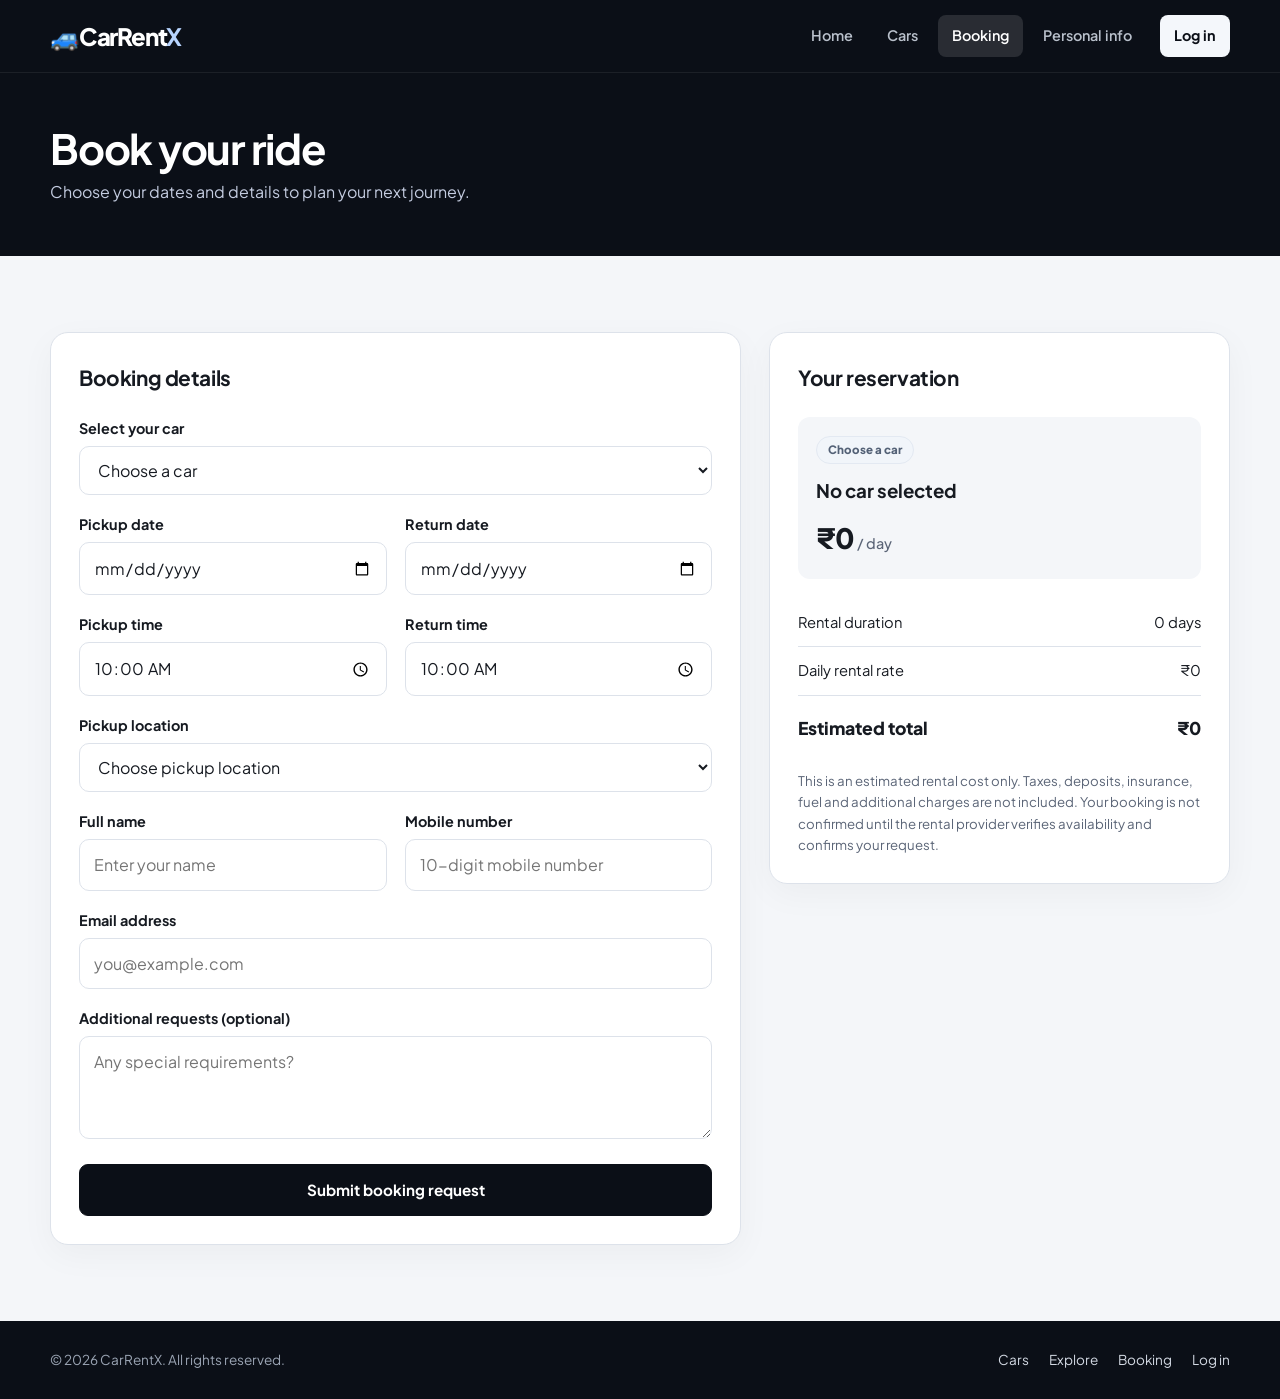
<file: booking.html>
<!DOCTYPE html>
<html lang="en">
<head>
  <meta charset="UTF-8">
  <meta name="viewport" content="width=device-width, initial-scale=1.0">
  <title>Book your car | CarRentX</title>
  <link rel="preconnect" href="https://fonts.googleapis.com">
  <link rel="preconnect" href="https://fonts.gstatic.com" crossorigin>
  <link href="https://fonts.googleapis.com/css2?family=Plus+Jakarta+Sans:wght@400;500;600;700;800&display=swap" rel="stylesheet">
  <link rel="stylesheet" href="styles.css">
  <script src="script.js" defer></script>
</head>
<body data-page="booking">

<header class="site-header">
  <div class="wrap">
    <a class="brand" href="index.html">🚙CarRent<b>X</b></a>
    <button class="nav-toggle" type="button" aria-label="Toggle menu" aria-expanded="false" aria-controls="site-nav"><span></span></button>
    <nav class="nav" id="site-nav" aria-label="Main">
      <a href="index.html">Home</a>
      <a href="carselection.html">Cars</a>
      <a href="booking.html" aria-current="page">Booking</a>
      <a href="renter-details.html">Personal info</a>
      <a class="cta" href="login.html">Log in</a>
    </nav>
  </div>
</header>

<div class="page-title">
  <div class="wrap"><h1>Book your ride</h1><p>Choose your dates and details to plan your next journey.</p></div>
</div>

<main class="section">
  <div class="wrap">
    <div class="booking-layout">

      <section class="booking-panel">
        <h2>Booking details</h2>

        <form id="bookingForm">
          <div class="form-grid">

            <div class="field full">
              <label for="car">Select your car</label>
              <select id="car" name="car" required>
                <option value="">Choose a car</option>
                <option value="Maruti Suzuki Swift" data-price="1200" data-category="Hatchback">Maruti Suzuki Swift — ₹1,200/day</option>
                <option value="Honda City" data-price="1800" data-category="Sedan">Honda City — ₹1,800/day</option>
                <option value="Tata Nexon" data-price="2200" data-category="Crossover SUV">Tata Nexon — ₹2,200/day</option>
                <option value="Mercedes C-Class" data-price="6500" data-category="Luxury sedan">Mercedes C-Class — ₹6,500/day</option>
              </select>
            </div>

            <div class="field">
              <label for="pickupDate">Pickup date</label>
              <input type="date" id="pickupDate" name="pickupDate" required>
            </div>

            <div class="field">
              <label for="returnDate">Return date</label>
              <input type="date" id="returnDate" name="returnDate" required>
            </div>

            <div class="field">
              <label for="pickupTime">Pickup time</label>
              <input type="time" id="pickupTime" name="pickupTime" value="10:00" required>
            </div>

            <div class="field">
              <label for="returnTime">Return time</label>
              <input type="time" id="returnTime" name="returnTime" value="10:00" required>
            </div>

            <div class="field full">
              <label for="pickupLocation">Pickup location</label>
              <select id="pickupLocation" name="pickupLocation" required>
                <option value="">Choose pickup location</option>
                <option value="Greater Noida">Greater Noida</option>
                <option value="Noida">Noida</option>
                <option value="Ghaziabad">Ghaziabad</option>
                <option value="Delhi">Delhi</option>
                <option value="Other">Other / arrange with provider</option>
              </select>
            </div>

            <div class="field">
              <label for="fullName">Full name</label>
              <input type="text" id="fullName" name="fullName" placeholder="Enter your name" autocomplete="name" required>
            </div>

            <div class="field">
              <label for="phone">Mobile number</label>
              <input type="tel" id="phone" name="phone" placeholder="10-digit mobile number" inputmode="numeric" pattern="[6-9][0-9]{9}" maxlength="10" autocomplete="tel-national" title="Enter a 10-digit Indian mobile number" required>
            </div>

            <div class="field full">
              <label for="email">Email address</label>
              <input type="email" id="email" name="email" placeholder="you@example.com" autocomplete="email" required>
            </div>

            <div class="field full">
              <label for="notes">Additional requests (optional)</label>
              <textarea id="notes" name="notes" rows="3" placeholder="Any special requirements?"></textarea>
            </div>

          </div>

          <button class="btn btn-dark btn-block" type="submit">Submit booking request</button>

          <div id="formMessage" class="msg" role="status" aria-live="polite" style="margin:18px 0 0"></div>
        </form>
      </section>

      <aside class="summary-panel">
        <h2>Your reservation</h2>

        <div class="summary-car">
          <span class="tag" id="carCategory">Choose a car</span>
          <h3 id="summaryCarName">No car selected</h3>
          <div class="summary-price">₹<span id="dailyPrice">0</span><small> / day</small></div>
        </div>

        <div class="price-row"><span>Rental duration</span><span id="duration">0 days</span></div>
        <div class="price-row"><span>Daily rental rate</span><span id="rate">₹0</span></div>
        <div class="price-row total"><span>Estimated total</span><span id="total">₹0</span></div>

        <p class="booking-note">
          This is an estimated rental cost only. Taxes, deposits, insurance, fuel and additional
          charges are not included. Your booking is not confirmed until the rental provider
          verifies availability and confirms your request.
        </p>
      </aside>

    </div>
  </div>
</main>

<footer class="site-footer">
  <div class="wrap">
    <span>&copy; 2026 CarRentX. All rights reserved.</span>
    <nav aria-label="Footer">
      <a href="carselection.html">Cars</a>
      <a href="start-exploring.html">Explore</a>
      <a href="booking.html">Booking</a>
      <a href="login.html">Log in</a>
    </nav>
  </div>
</footer>
</body>
</html>
</file>
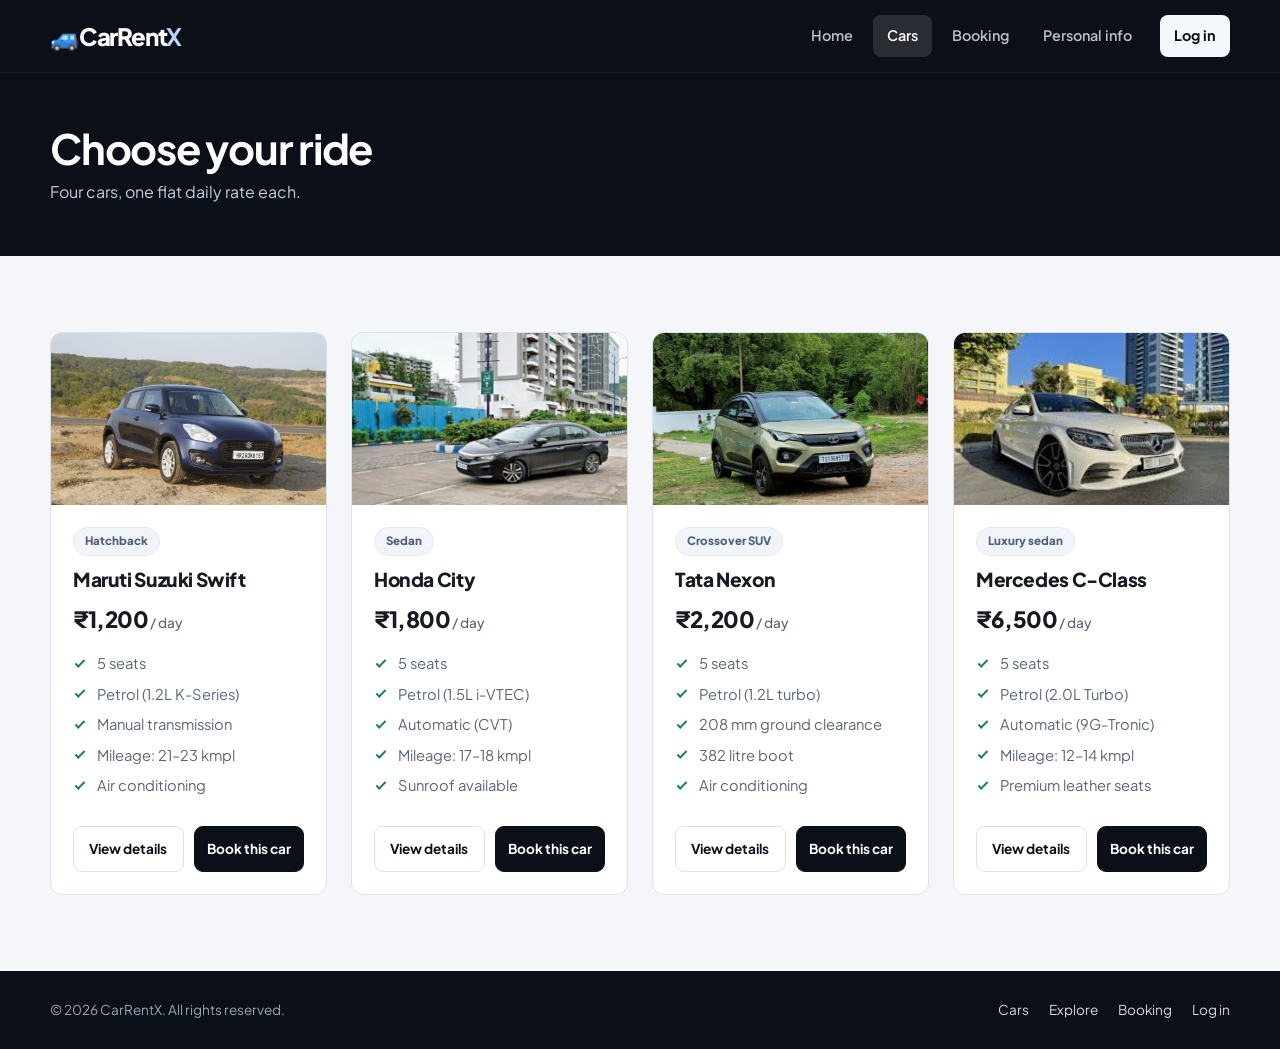
<file: carselection.html>
<!DOCTYPE html>
<html lang="en">
<head>
  <meta charset="UTF-8">
  <meta name="viewport" content="width=device-width, initial-scale=1.0">
  <title>Select a car | CarRentX</title>
  <link rel="preconnect" href="https://fonts.googleapis.com">
  <link rel="preconnect" href="https://fonts.gstatic.com" crossorigin>
  <link href="https://fonts.googleapis.com/css2?family=Plus+Jakarta+Sans:wght@400;500;600;700;800&display=swap" rel="stylesheet">
  <link rel="stylesheet" href="styles.css">
  <script src="script.js" defer></script>
</head>
<body data-page="cars">

<header class="site-header">
  <div class="wrap">
    <a class="brand" href="index.html">🚙CarRent<b>X</b></a>
    <button class="nav-toggle" type="button" aria-label="Toggle menu" aria-expanded="false" aria-controls="site-nav"><span></span></button>
    <nav class="nav" id="site-nav" aria-label="Main">
      <a href="index.html">Home</a>
      <a href="carselection.html" aria-current="page">Cars</a>
      <a href="booking.html">Booking</a>
      <a href="renter-details.html">Personal info</a>
      <a class="cta" href="login.html">Log in</a>
    </nav>
  </div>
</header>

<div class="page-title"><div class="wrap"><h1>Choose your ride</h1><p>Four cars, one flat daily rate each.</p></div></div>

<main class="section">
  <div class="wrap">
    <div class="grid">
      <article class="card">
        <img src="swift.jpg" data-fallback="photos/Maruti-Swift-2018-Review-Specs-In-India-M8.jpg" alt="Maruti Suzuki Swift" loading="lazy">
        <div class="card-body">
          <span class="tag">Hatchback</span>
          <h3>Maruti Suzuki Swift</h3>
          <div class="price">₹1,200<small> / day</small></div>
          <ul class="specs"><li>5 seats</li><li>Petrol (1.2L K-Series)</li><li>Manual transmission</li><li>Mileage: 21–23 kmpl</li><li>Air conditioning</li></ul>
          <div class="card-actions">
            <a class="btn btn-line" href="vehicles.html">View details</a>
            <a class="btn btn-dark" href="booking.html?car=Maruti%20Suzuki%20Swift">Book this car</a>
          </div>
        </div>
      </article>
      <article class="card">
        <img src="honda-city.jpg" data-fallback="photos/Honda-City-Safety-Advt-web9.jpg" alt="Honda City" loading="lazy">
        <div class="card-body">
          <span class="tag">Sedan</span>
          <h3>Honda City</h3>
          <div class="price">₹1,800<small> / day</small></div>
          <ul class="specs"><li>5 seats</li><li>Petrol (1.5L i-VTEC)</li><li>Automatic (CVT)</li><li>Mileage: 17–18 kmpl</li><li>Sunroof available</li></ul>
          <div class="card-actions">
            <a class="btn btn-line" href="vehicle2.html">View details</a>
            <a class="btn btn-dark" href="booking.html?car=Honda%20City">Book this car</a>
          </div>
        </div>
      </article>
      <article class="card">
        <img src="tata-nexon.jpg" data-fallback="photos/tata-nexon.jpg|photos/pexels-mohit-hambiria-92377455-19992232.jpg" alt="Tata Nexon" loading="lazy">
        <div class="card-body">
          <span class="tag">Crossover SUV</span>
          <h3>Tata Nexon</h3>
          <div class="price">₹2,200<small> / day</small></div>
          <ul class="specs"><li>5 seats</li><li>Petrol (1.2L turbo)</li><li>208 mm ground clearance</li><li>382 litre boot</li><li>Air conditioning</li></ul>
          <div class="card-actions">
            <a class="btn btn-line" href="vehicle3.html">View details</a>
            <a class="btn btn-dark" href="booking.html?car=Tata%20Nexon">Book this car</a>
          </div>
        </div>
      </article>
      <article class="card">
        <img src="mercedes-c-class.jpg" alt="Mercedes C-Class" loading="lazy">
        <div class="card-body">
          <span class="tag">Luxury sedan</span>
          <h3>Mercedes C-Class</h3>
          <div class="price">₹6,500<small> / day</small></div>
          <ul class="specs"><li>5 seats</li><li>Petrol (2.0L Turbo)</li><li>Automatic (9G-Tronic)</li><li>Mileage: 12–14 kmpl</li><li>Premium leather seats</li></ul>
          <div class="card-actions">
            <a class="btn btn-line" href="vehicle4.html">View details</a>
            <a class="btn btn-dark" href="booking.html?car=Mercedes%20C-Class">Book this car</a>
          </div>
        </div>
      </article>
    </div>
  </div>
</main>

<footer class="site-footer">
  <div class="wrap">
    <span>&copy; 2026 CarRentX. All rights reserved.</span>
    <nav aria-label="Footer">
      <a href="carselection.html">Cars</a>
      <a href="start-exploring.html">Explore</a>
      <a href="booking.html">Booking</a>
      <a href="login.html">Log in</a>
    </nav>
  </div>
</footer>
</body>
</html>
</file>
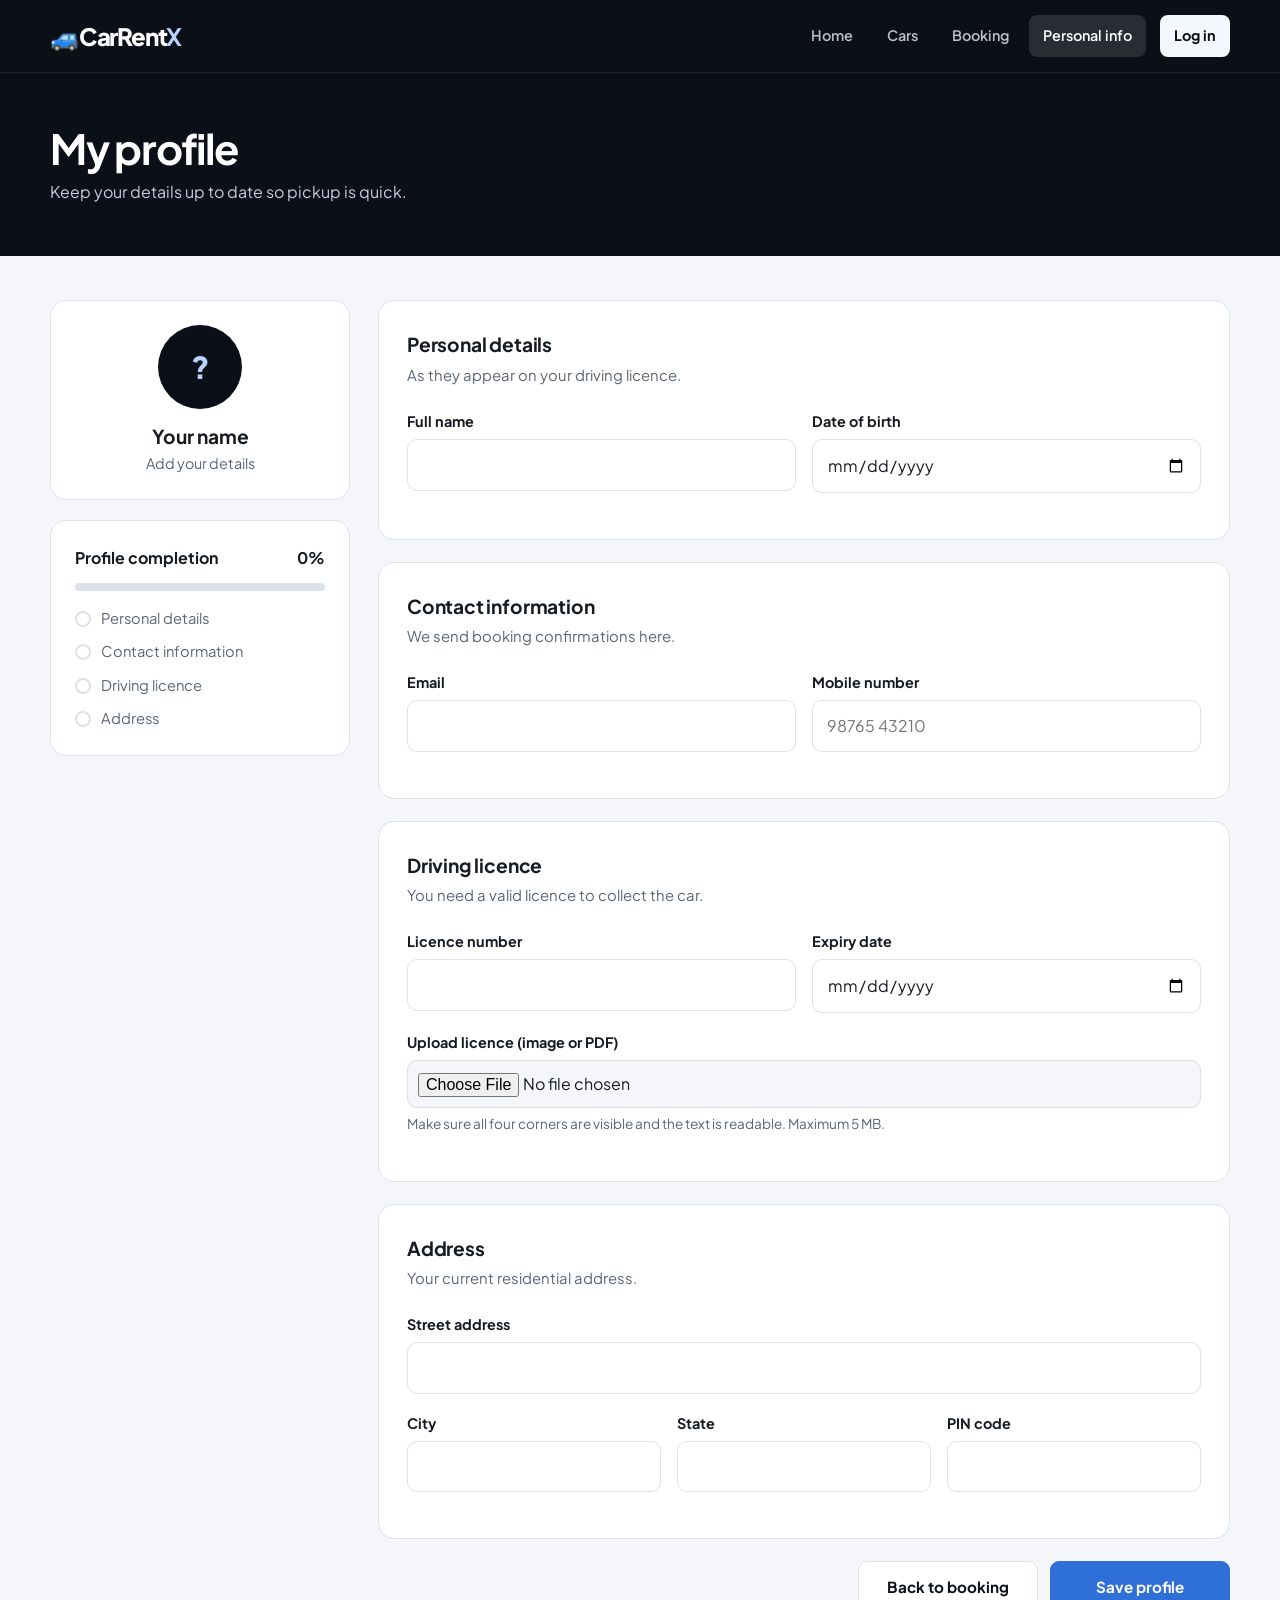
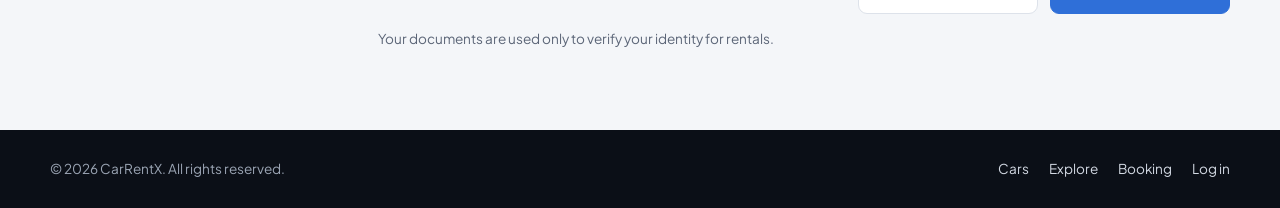
<file: renter-details.html>
<!DOCTYPE html>
<html lang="en">
<head>
  <meta charset="UTF-8">
  <meta name="viewport" content="width=device-width, initial-scale=1.0">
  <title>My profile | CarRentX</title>
  <link rel="preconnect" href="https://fonts.googleapis.com">
  <link rel="preconnect" href="https://fonts.gstatic.com" crossorigin>
  <link href="https://fonts.googleapis.com/css2?family=Plus+Jakarta+Sans:wght@400;500;600;700;800&display=swap" rel="stylesheet">
  <link rel="stylesheet" href="styles.css">
  <script src="script.js" defer></script>
</head>
<body data-page="profile">

<header class="site-header">
  <div class="wrap">
    <a class="brand" href="index.html">🚙CarRent<b>X</b></a>
    <button class="nav-toggle" type="button" aria-label="Toggle menu" aria-expanded="false" aria-controls="site-nav"><span></span></button>
    <nav class="nav" id="site-nav" aria-label="Main">
      <a href="index.html">Home</a>
      <a href="carselection.html">Cars</a>
      <a href="booking.html">Booking</a>
      <a href="renter-details.html" aria-current="page">Personal info</a>
      <a class="cta" href="login.html">Log in</a>
    </nav>
  </div>
</header>

<div class="page-title"><div class="wrap"><h1>My profile</h1><p>Keep your details up to date so pickup is quick.</p></div></div>

<main class="wrap profile">
  <aside class="side">
    <div class="box who"><div class="avatar" id="av">?</div><h2 id="dn">Your name</h2><p id="de">Add your details</p></div>
    <div class="box">
      <h3><span>Profile completion</span><span id="pct">0%</span></h3>
      <div class="progress" role="progressbar" aria-label="Profile completion" aria-valuemin="0" aria-valuemax="100" aria-valuenow="0" id="pb"><i id="bar"></i></div>
      <ul class="checks" id="checks">
        <li data-g="p">Personal details</li><li data-g="c">Contact information</li><li data-g="l">Driving licence</li><li data-g="a">Address</li>
      </ul>
    </div>
  </aside>

  <form id="f" novalidate>
    <div class="msg ok" id="ok" role="status">Profile saved on this device. We'll use these details to fill in your bookings.</div>
    <div class="msg err" id="err" role="alert"></div>

    <section class="section-card"><h2>Personal details</h2><p>As they appear on your driving licence.</p>
      <div class="row">
        <div class="field"><label for="name">Full name</label><input id="name" autocomplete="name" required></div>
        <div class="field"><label for="dob">Date of birth</label><input id="dob" type="date" autocomplete="bday" required></div>
      </div>
    </section>

    <section class="section-card"><h2>Contact information</h2><p>We send booking confirmations here.</p>
      <div class="row">
        <div class="field"><label for="email">Email</label><input id="email" type="email" autocomplete="email" required></div>
        <div class="field"><label for="phone">Mobile number</label><input id="phone" type="tel" autocomplete="tel" placeholder="98765 43210" required></div>
      </div>
    </section>

    <section class="section-card"><h2>Driving licence</h2><p>You need a valid licence to collect the car.</p>
      <div class="row">
        <div class="field"><label for="lno">Licence number</label><input id="lno" autocomplete="off" required></div>
        <div class="field"><label for="lexp">Expiry date</label><input id="lexp" type="date" required></div>
      </div>
      <div class="field"><label for="lic">Upload licence (image or PDF)</label><input id="lic" type="file" accept="image/*,.pdf"><p class="hint" id="fh">Make sure all four corners are visible and the text is readable. Maximum 5 MB.</p></div>
    </section>

    <section class="section-card"><h2>Address</h2><p>Your current residential address.</p>
      <div class="field"><label for="addr">Street address</label><input id="addr" autocomplete="street-address" required></div>
      <div class="row3">
        <div class="field"><label for="city">City</label><input id="city" autocomplete="address-level2" required></div>
        <div class="field"><label for="state">State</label><input id="state" autocomplete="address-level1" required></div>
        <div class="field"><label for="pin">PIN code</label><input id="pin" inputmode="numeric" maxlength="6" autocomplete="postal-code" required></div>
      </div>
    </section>

    <div class="save-bar"><a class="btn btn-line" href="booking.html">Back to booking</a><button class="btn" type="submit">Save profile</button></div>
    <p class="secure">Your documents are used only to verify your identity for rentals.</p>
  </form>
</main>

<footer class="site-footer">
  <div class="wrap">
    <span>&copy; 2026 CarRentX. All rights reserved.</span>
    <nav aria-label="Footer">
      <a href="carselection.html">Cars</a>
      <a href="start-exploring.html">Explore</a>
      <a href="booking.html">Booking</a>
      <a href="login.html">Log in</a>
    </nav>
  </div>
</footer>
</body>
</html>
</file>
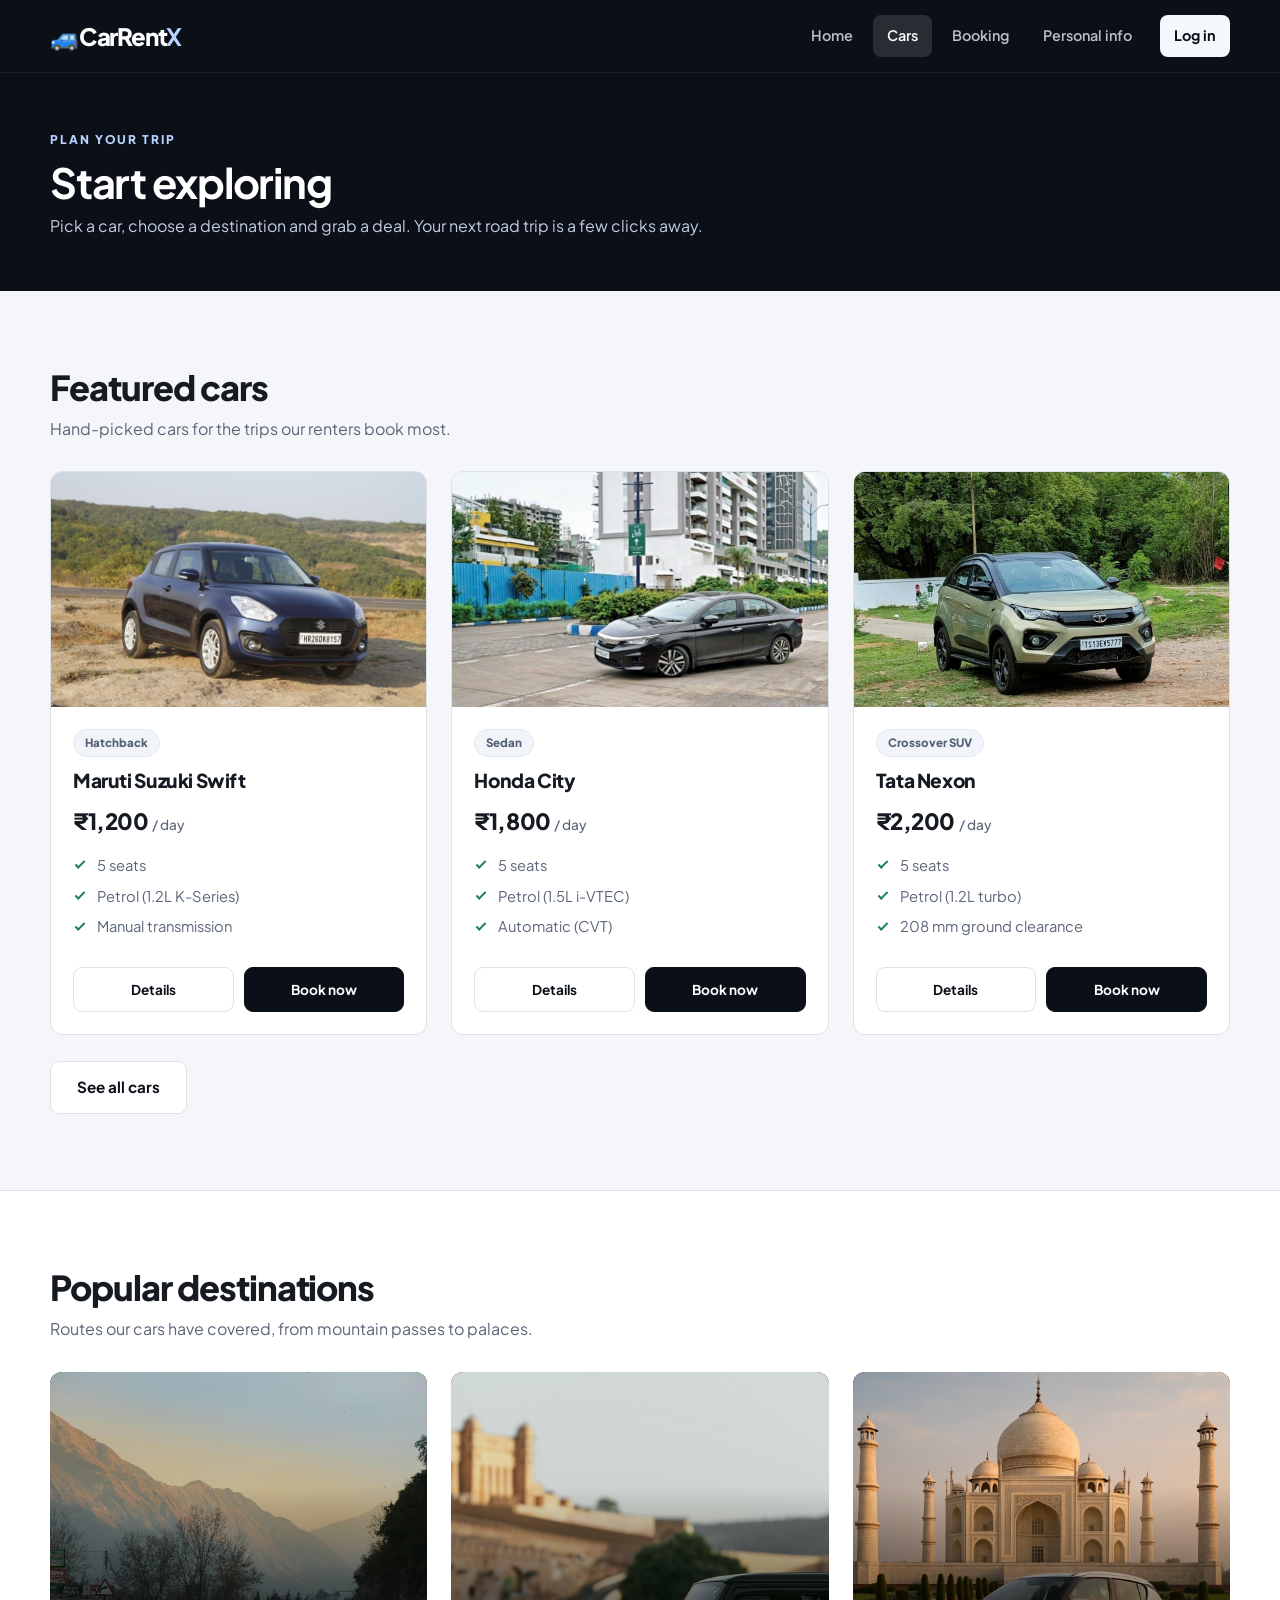
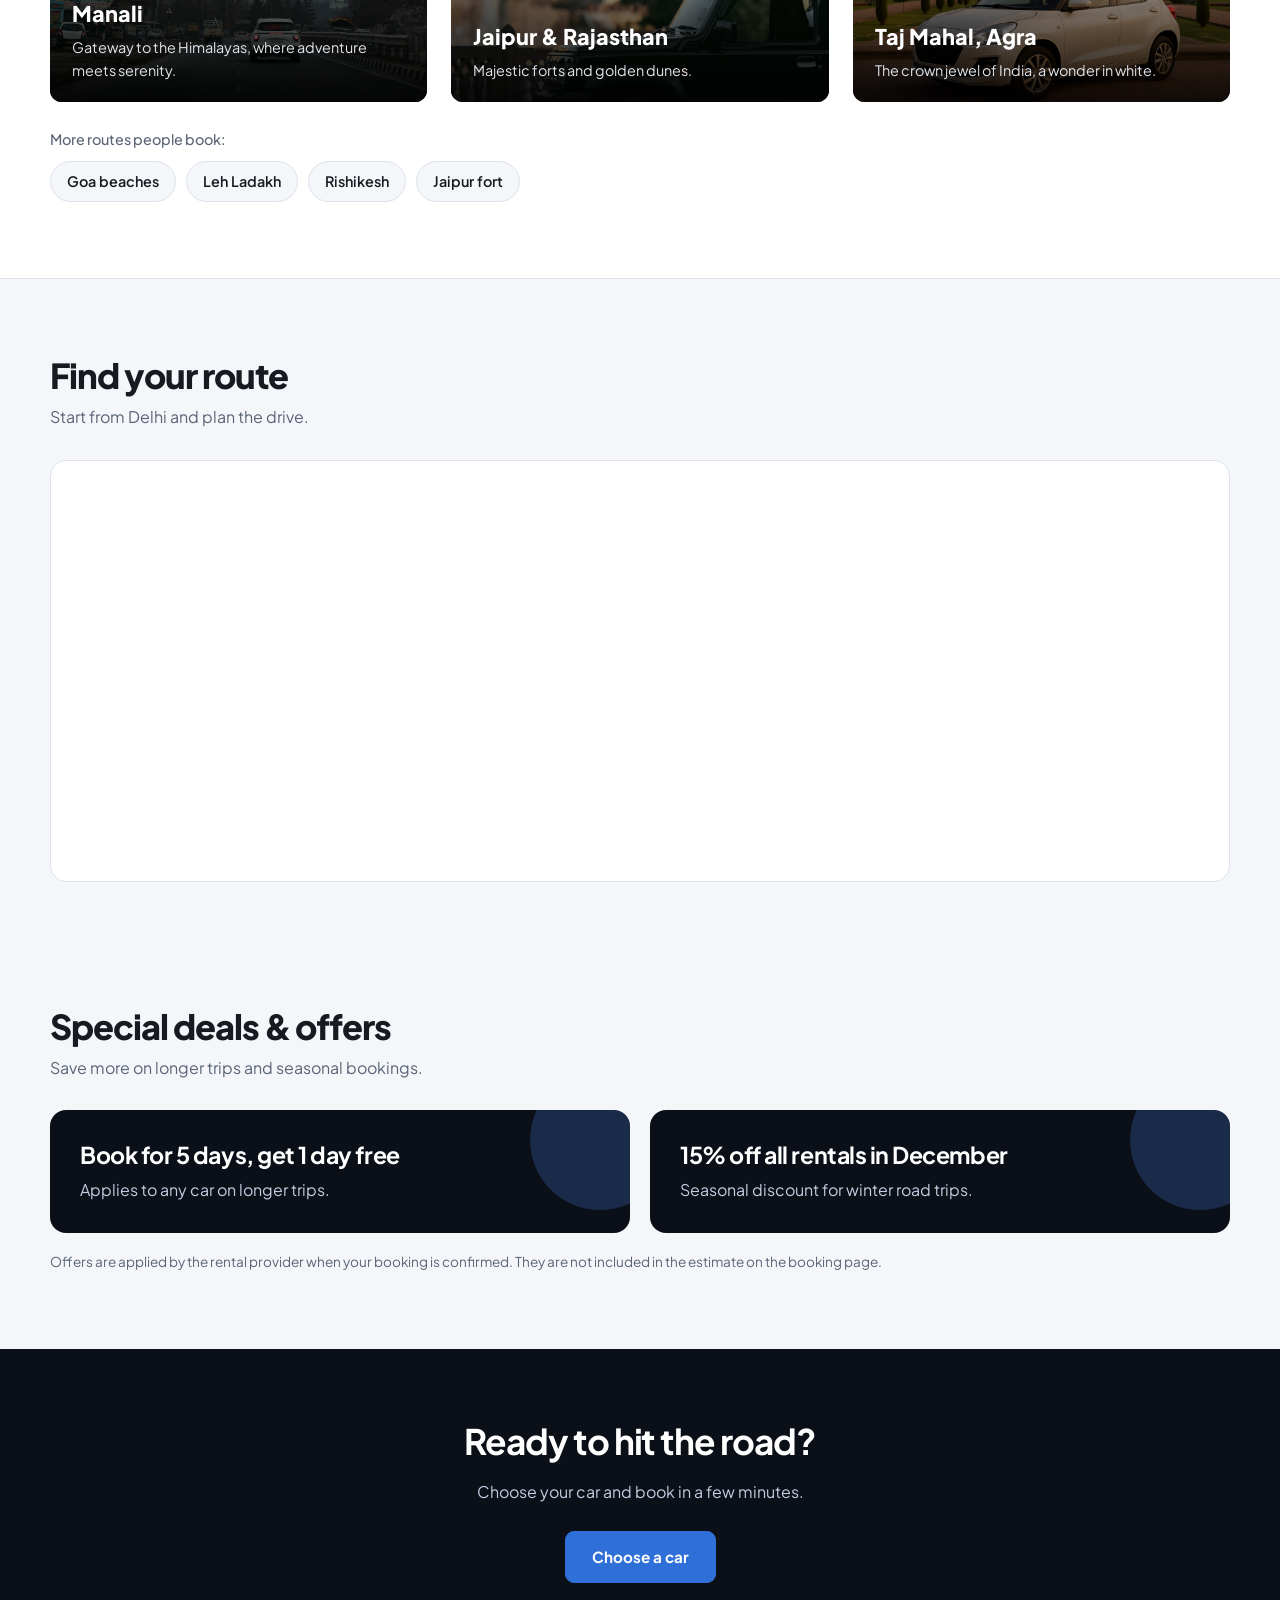
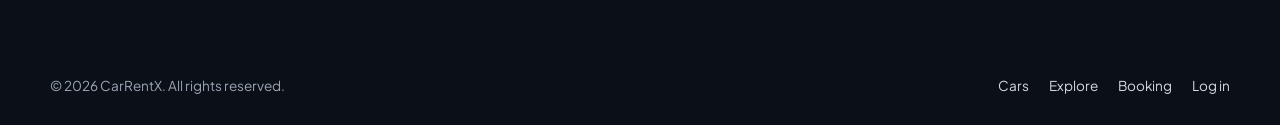
<file: start-exploring.html>
<!DOCTYPE html>
<html lang="en">
<head>
  <meta charset="UTF-8">
  <meta name="viewport" content="width=device-width, initial-scale=1.0">
  <title>Start exploring | CarRentX</title>
  <link rel="preconnect" href="https://fonts.googleapis.com">
  <link rel="preconnect" href="https://fonts.gstatic.com" crossorigin>
  <link href="https://fonts.googleapis.com/css2?family=Plus+Jakarta+Sans:wght@400;500;600;700;800&display=swap" rel="stylesheet">
  <link rel="stylesheet" href="styles.css">
  <script src="script.js" defer></script>
</head>
<body data-page="explore">

<header class="site-header">
  <div class="wrap">
    <a class="brand" href="index.html">🚙CarRent<b>X</b></a>
    <button class="nav-toggle" type="button" aria-label="Toggle menu" aria-expanded="false" aria-controls="site-nav"><span></span></button>
    <nav class="nav" id="site-nav" aria-label="Main">
      <a href="index.html">Home</a>
      <a href="carselection.html" aria-current="page">Cars</a>
      <a href="booking.html">Booking</a>
      <a href="renter-details.html">Personal info</a>
      <a class="cta" href="login.html">Log in</a>
    </nav>
  </div>
</header>

<div class="page-title"><div class="wrap">
  <span class="eyebrow">Plan your trip</span>
  <h1>Start exploring</h1>
  <p>Pick a car, choose a destination and grab a deal. Your next road trip is a few clicks away.</p>
</div></div>

<section class="section"><div class="wrap">
  <div class="section-head"><h2>Featured cars</h2><p>Hand-picked cars for the trips our renters book most.</p></div>
  <div class="grid">
    <article class="card">
      <img src="swift.jpg" data-fallback="photos/Maruti-Swift-2018-Review-Specs-In-India-M8.jpg" alt="Maruti Suzuki Swift" loading="lazy">
      <div class="card-body">
        <span class="tag">Hatchback</span>
        <h3>Maruti Suzuki Swift</h3>
        <div class="price">₹1,200 <small>/ day</small></div>
        <ul class="specs"><li>5 seats</li><li>Petrol (1.2L K-Series)</li><li>Manual transmission</li></ul>
        <div class="card-actions">
          <a class="btn btn-line" href="vehicles.html">Details</a>
          <a class="btn btn-dark" href="booking.html?car=Maruti%20Suzuki%20Swift">Book now</a>
        </div>
      </div>
    </article>
    <article class="card">
      <img src="honda-city.jpg" data-fallback="photos/Honda-City-Safety-Advt-web9.jpg" alt="Honda City" loading="lazy">
      <div class="card-body">
        <span class="tag">Sedan</span>
        <h3>Honda City</h3>
        <div class="price">₹1,800 <small>/ day</small></div>
        <ul class="specs"><li>5 seats</li><li>Petrol (1.5L i-VTEC)</li><li>Automatic (CVT)</li></ul>
        <div class="card-actions">
          <a class="btn btn-line" href="vehicle2.html">Details</a>
          <a class="btn btn-dark" href="booking.html?car=Honda%20City">Book now</a>
        </div>
      </div>
    </article>
    <article class="card">
      <img src="tata-nexon.jpg" data-fallback="photos/tata-nexon.jpg|photos/pexels-mohit-hambiria-92377455-19992232.jpg" alt="Tata Nexon" loading="lazy">
      <div class="card-body">
        <span class="tag">Crossover SUV</span>
        <h3>Tata Nexon</h3>
        <div class="price">₹2,200 <small>/ day</small></div>
        <ul class="specs"><li>5 seats</li><li>Petrol (1.2L turbo)</li><li>208 mm ground clearance</li></ul>
        <div class="card-actions">
          <a class="btn btn-line" href="vehicle3.html">Details</a>
          <a class="btn btn-dark" href="booking.html?car=Tata%20Nexon">Book now</a>
        </div>
      </div>
    </article>
  </div>
  <p style="margin-top:26px"><a class="btn btn-line" href="carselection.html">See all cars</a></p>
</div></section>

<section class="section alt"><div class="wrap">
  <div class="section-head"><h2>Popular destinations</h2><p>Routes our cars have covered, from mountain passes to palaces.</p></div>
  <div class="dest">
      <figure>
        <img src="manali.jpg" data-fallback="photos/pexels-mohit-hambiria-92377455-19992232.jpg" alt="Mountain road near Manali" loading="lazy">
        <figcaption><h3>Manali</h3><p>Gateway to the Himalayas, where adventure meets serenity.</p></figcaption>
      </figure>
      <figure>
        <img src="rajasthan.jpg" data-fallback="photos/pexels-fotoholic-studio-1265102260-23996214.jpg" alt="Fort in Rajasthan" loading="lazy">
        <figcaption><h3>Jaipur &amp; Rajasthan</h3><p>Majestic forts and golden dunes.</p></figcaption>
      </figure>
      <figure>
        <img src="taj-mahal.jpg" data-fallback="photos/ChatGPT%20Image%20Apr%2022,%202025,%2011_19_34%20PM.png" alt="The Taj Mahal" loading="lazy">
        <figcaption><h3>Taj Mahal, Agra</h3><p>The crown jewel of India, a wonder in white.</p></figcaption>
      </figure>
  </div>
  <div class="chips"><small>More routes people book:</small><span>Goa beaches</span><span>Leh Ladakh</span><span>Rishikesh</span><span>Jaipur fort</span></div>
</div></section>

<section class="section"><div class="wrap">
  <div class="section-head"><h2>Find your route</h2><p>Start from Delhi and plan the drive.</p></div>
  <div class="map-wrap">
    <iframe title="Map of Delhi" src="https://www.google.com/maps/embed?pb=!1m18!1m12!1m3!1d224345.83913930857!2d77.06889754743187!3d28.527582000000003!2m3!1f0!2f0!3f0!3m2!1i1024!2i768!4f13.1!3m3!1m2!1s0x390d1c6b3ad8c9f3%3A0x9df6d711e49c4b7c!2sNew%20Delhi%2C%20Delhi!5e0!3m2!1sen!2sin!4v1684400751362!5m2!1sen!2sin" allowfullscreen loading="lazy" referrerpolicy="no-referrer-when-downgrade"></iframe>
  </div>
</div></section>

<section class="section tight last"><div class="wrap">
  <div class="section-head"><h2>Special deals &amp; offers</h2><p>Save more on longer trips and seasonal bookings.</p></div>
  <div class="deals">
    <div class="deal"><b>Book for 5 days, get 1 day free</b><span>Applies to any car on longer trips.</span></div>
    <div class="deal"><b>15% off all rentals in December</b><span>Seasonal discount for winter road trips.</span></div>
  </div>
  <p class="fineprint">Offers are applied by the rental provider when your booking is confirmed. They are not included in the estimate on the booking page.</p>
</div></section>

<section class="cta-band"><div class="wrap">
  <h2>Ready to hit the road?</h2>
  <p>Choose your car and book in a few minutes.</p>
  <a class="btn" href="carselection.html">Choose a car</a>
</div></section>

<footer class="site-footer">
  <div class="wrap">
    <span>&copy; 2026 CarRentX. All rights reserved.</span>
    <nav aria-label="Footer">
      <a href="carselection.html">Cars</a>
      <a href="start-exploring.html">Explore</a>
      <a href="booking.html">Booking</a>
      <a href="login.html">Log in</a>
    </nav>
  </div>
</footer>
</body>
</html>
</file>
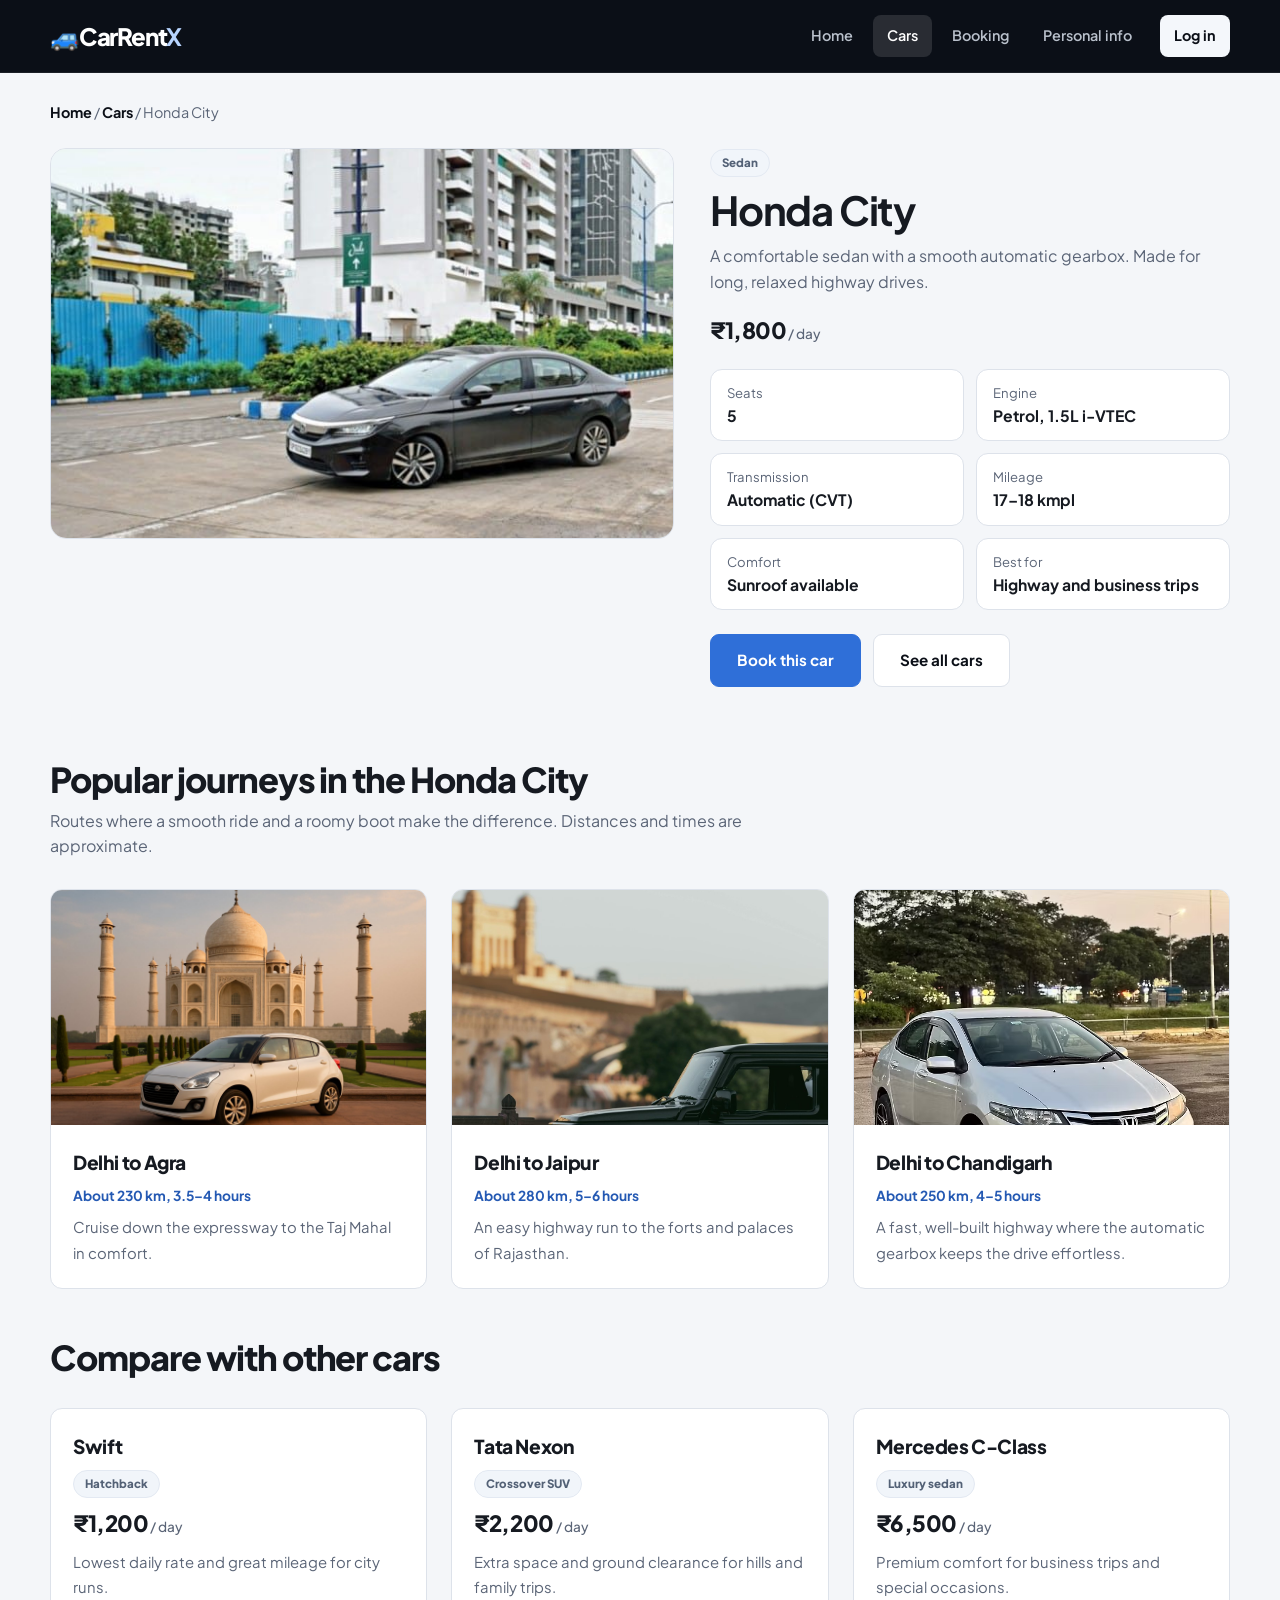
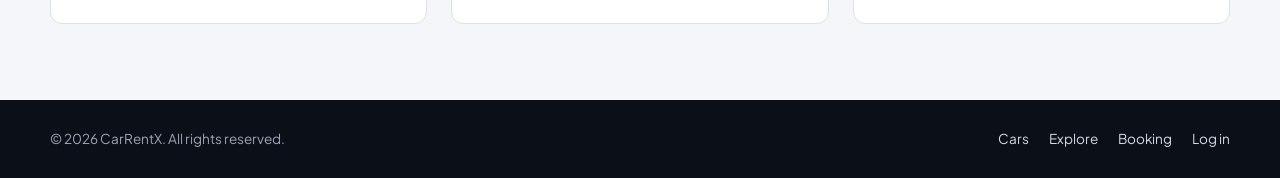
<file: vehicle2.html>
<!DOCTYPE html>
<html lang="en">
<head>
  <meta charset="UTF-8">
  <meta name="viewport" content="width=device-width, initial-scale=1.0">
  <title>Honda City | CarRentX</title>
  <link rel="preconnect" href="https://fonts.googleapis.com">
  <link rel="preconnect" href="https://fonts.gstatic.com" crossorigin>
  <link href="https://fonts.googleapis.com/css2?family=Plus+Jakarta+Sans:wght@400;500;600;700;800&display=swap" rel="stylesheet">
  <link rel="stylesheet" href="styles.css">
  <script src="script.js" defer></script>
</head>
<body data-page="vehicle">

<header class="site-header">
  <div class="wrap">
    <a class="brand" href="index.html">🚙CarRent<b>X</b></a>
    <button class="nav-toggle" type="button" aria-label="Toggle menu" aria-expanded="false" aria-controls="site-nav"><span></span></button>
    <nav class="nav" id="site-nav" aria-label="Main">
      <a href="index.html">Home</a>
      <a href="carselection.html" aria-current="page">Cars</a>
      <a href="booking.html">Booking</a>
      <a href="renter-details.html">Personal info</a>
      <a class="cta" href="login.html">Log in</a>
    </nav>
  </div>
</header>

<main class="wrap">
  <p class="crumbs"><a href="index.html">Home</a> / <a href="carselection.html">Cars</a> / Honda City</p>

  <section class="detail">
    <div class="detail-img"><img src="honda-city.jpg" data-fallback="photos/Honda-City-Safety-Advt-web9.jpg" alt="Honda City"></div>
    <div class="detail-info">
      <span class="tag">Sedan</span>
      <h1>Honda City</h1>
      <p class="lead">A comfortable sedan with a smooth automatic gearbox. Made for long, relaxed highway drives.</p>
      <div class="price">₹1,800<small> / day</small></div>
      <div class="facts"><div><span>Seats</span><strong>5</strong></div><div><span>Engine</span><strong>Petrol, 1.5L i-VTEC</strong></div><div><span>Transmission</span><strong>Automatic (CVT)</strong></div><div><span>Mileage</span><strong>17–18 kmpl</strong></div><div><span>Comfort</span><strong>Sunroof available</strong></div><div><span>Best for</span><strong>Highway and business trips</strong></div></div>
      <div class="detail-actions">
        <a class="btn" href="booking.html?car=Honda%20City">Book this car</a>
        <a class="btn btn-line" href="carselection.html">See all cars</a>
      </div>
    </div>
  </section>

  <section class="section tight">
    <div class="section-head"><h2>Popular journeys in the Honda City</h2><p>Routes where a smooth ride and a roomy boot make the difference. Distances and times are approximate.</p></div>
    <div class="grid">
      <article class="card">
          <img src="taj-mahal.jpg" data-fallback="photos/ChatGPT%20Image%20Apr%2022,%202025,%2011_19_34%20PM.png" alt="The Taj Mahal" loading="lazy">
          <div class="card-body"><h3>Delhi to Agra</h3><span class="meta">About 230 km, 3.5–4 hours</span><p>Cruise down the expressway to the Taj Mahal in comfort.</p></div>
      </article>
      <article class="card">
          <img src="rajasthan.jpg" data-fallback="photos/pexels-fotoholic-studio-1265102260-23996214.jpg" alt="Rajasthan desert" loading="lazy">
          <div class="card-body"><h3>Delhi to Jaipur</h3><span class="meta">About 280 km, 5–6 hours</span><p>An easy highway run to the forts and palaces of Rajasthan.</p></div>
      </article>
      <article class="card">
          <img src="4665830_29440_1_1791916222672.avif" data-fallback="photos/places/4665830_29440_1_1791916222672.avif" alt="Chandigarh city" loading="lazy">
          <div class="card-body"><h3>Delhi to Chandigarh</h3><span class="meta">About 250 km, 4–5 hours</span><p>A fast, well-built highway where the automatic gearbox keeps the drive effortless.</p></div>
      </article>
    </div>
  </section>

  <section class="section last">
    <div class="section-head"><h2>Compare with other cars</h2></div>
    <div class="grid">
      <a class="card" href="vehicles.html"><div class="card-body"><h3>Swift</h3><span class="tag">Hatchback</span><div class="price">₹1,200<small> / day</small></div><p>Lowest daily rate and great mileage for city runs.</p></div></a>
      <a class="card" href="vehicle3.html"><div class="card-body"><h3>Tata Nexon</h3><span class="tag">Crossover SUV</span><div class="price">₹2,200<small> / day</small></div><p>Extra space and ground clearance for hills and family trips.</p></div></a>
      <a class="card" href="vehicle4.html"><div class="card-body"><h3>Mercedes C-Class</h3><span class="tag">Luxury sedan</span><div class="price">₹6,500<small> / day</small></div><p>Premium comfort for business trips and special occasions.</p></div></a>
    </div>
  </section>
</main>

<footer class="site-footer">
  <div class="wrap">
    <span>&copy; 2026 CarRentX. All rights reserved.</span>
    <nav aria-label="Footer">
      <a href="carselection.html">Cars</a>
      <a href="start-exploring.html">Explore</a>
      <a href="booking.html">Booking</a>
      <a href="login.html">Log in</a>
    </nav>
  </div>
</footer>
</body>
</html>
</file>
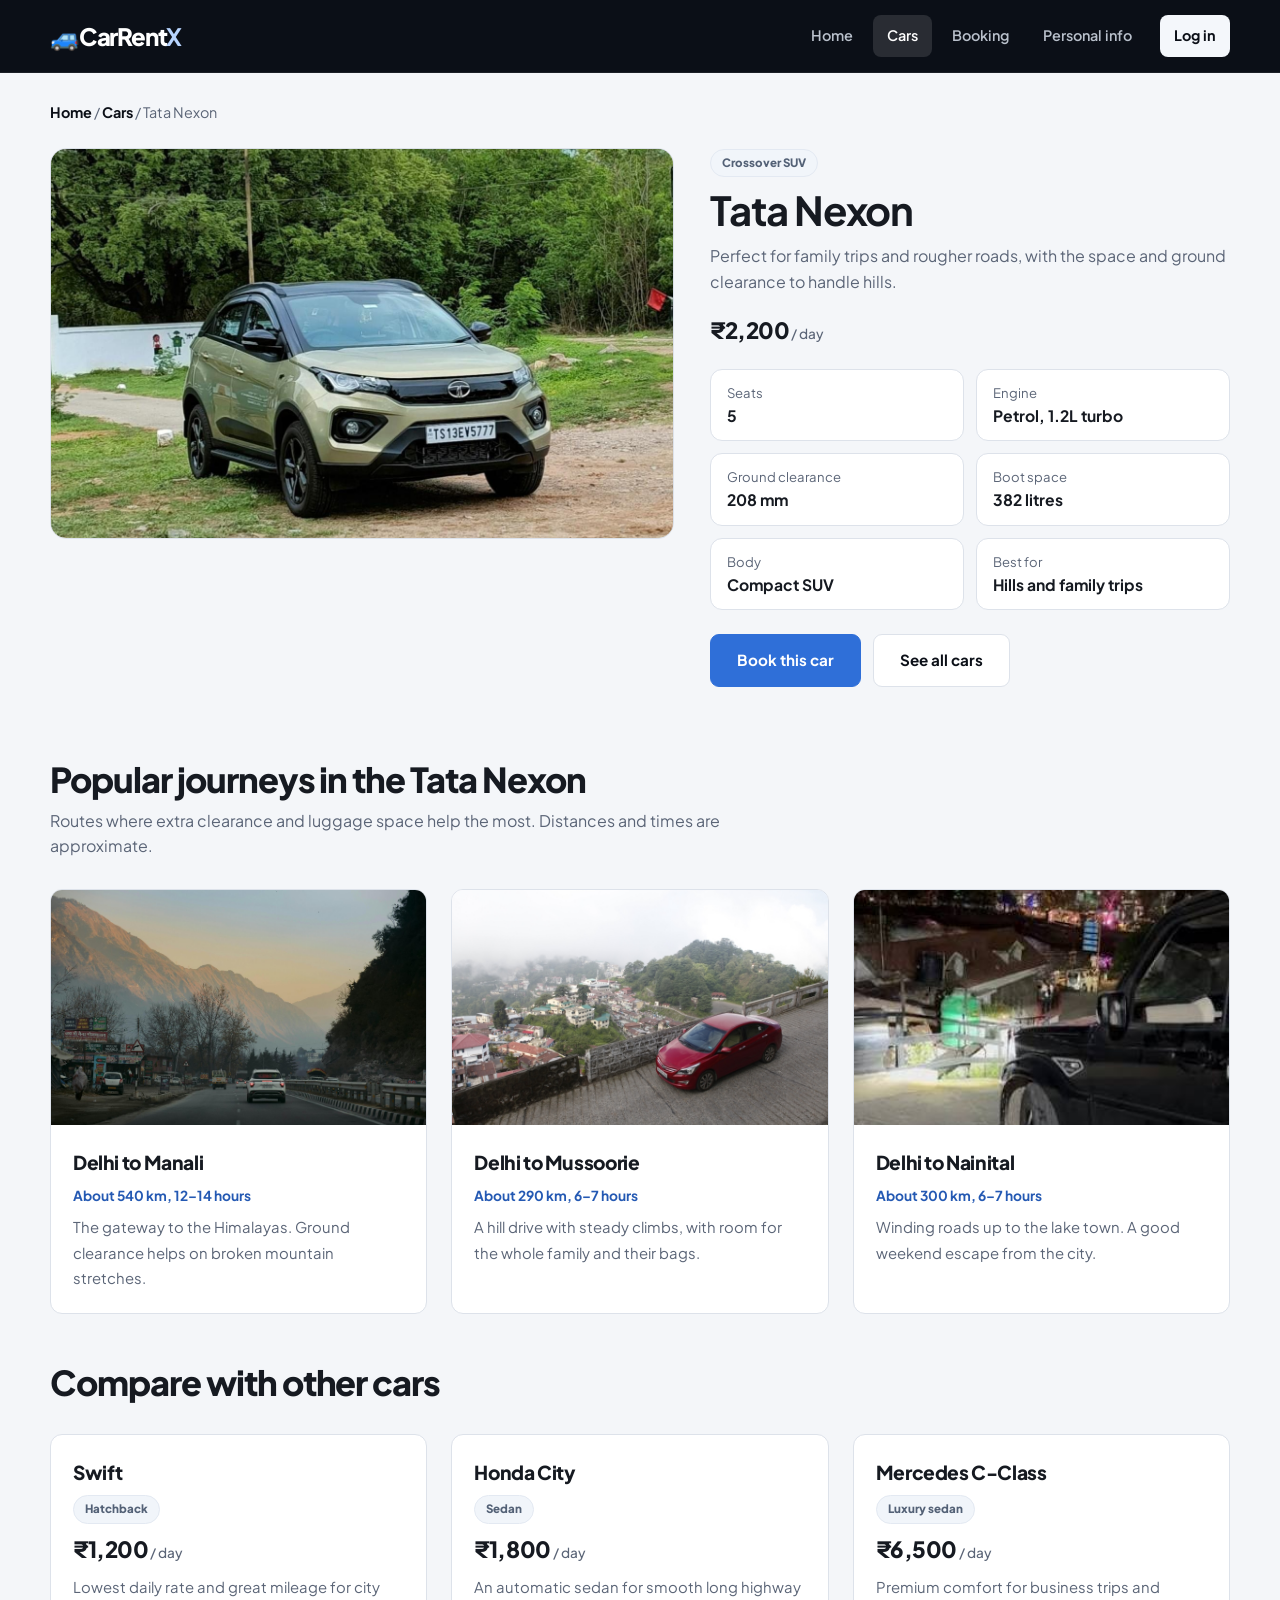
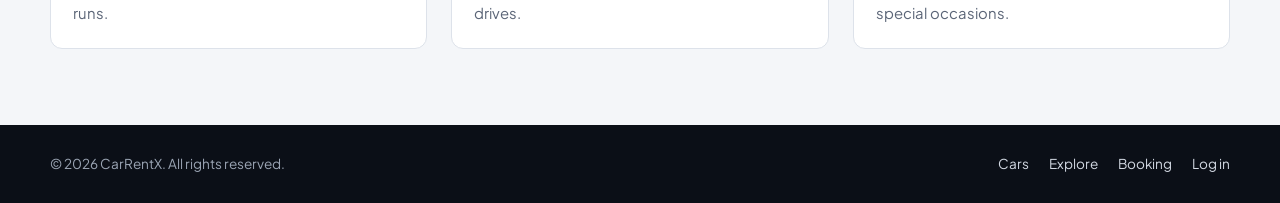
<file: vehicle3.html>
<!DOCTYPE html>
<html lang="en">
<head>
  <meta charset="UTF-8">
  <meta name="viewport" content="width=device-width, initial-scale=1.0">
  <title>Tata Nexon | CarRentX</title>
  <link rel="preconnect" href="https://fonts.googleapis.com">
  <link rel="preconnect" href="https://fonts.gstatic.com" crossorigin>
  <link href="https://fonts.googleapis.com/css2?family=Plus+Jakarta+Sans:wght@400;500;600;700;800&display=swap" rel="stylesheet">
  <link rel="stylesheet" href="styles.css">
  <script src="script.js" defer></script>
</head>
<body data-page="vehicle">

<header class="site-header">
  <div class="wrap">
    <a class="brand" href="index.html">🚙CarRent<b>X</b></a>
    <button class="nav-toggle" type="button" aria-label="Toggle menu" aria-expanded="false" aria-controls="site-nav"><span></span></button>
    <nav class="nav" id="site-nav" aria-label="Main">
      <a href="index.html">Home</a>
      <a href="carselection.html" aria-current="page">Cars</a>
      <a href="booking.html">Booking</a>
      <a href="renter-details.html">Personal info</a>
      <a class="cta" href="login.html">Log in</a>
    </nav>
  </div>
</header>

<main class="wrap">
  <p class="crumbs"><a href="index.html">Home</a> / <a href="carselection.html">Cars</a> / Tata Nexon</p>

  <section class="detail">
    <div class="detail-img"><img src="tata-nexon.jpg" data-fallback="photos/tata-nexon.jpg|photos/pexels-mohit-hambiria-92377455-19992232.jpg" alt="Tata Nexon"></div>
    <div class="detail-info">
      <span class="tag">Crossover SUV</span>
      <h1>Tata Nexon</h1>
      <p class="lead">Perfect for family trips and rougher roads, with the space and ground clearance to handle hills.</p>
      <div class="price">₹2,200<small> / day</small></div>
      <div class="facts"><div><span>Seats</span><strong>5</strong></div><div><span>Engine</span><strong>Petrol, 1.2L turbo</strong></div><div><span>Ground clearance</span><strong>208 mm</strong></div><div><span>Boot space</span><strong>382 litres</strong></div><div><span>Body</span><strong>Compact SUV</strong></div><div><span>Best for</span><strong>Hills and family trips</strong></div></div>
      <div class="detail-actions">
        <a class="btn" href="booking.html?car=Tata%20Nexon">Book this car</a>
        <a class="btn btn-line" href="carselection.html">See all cars</a>
      </div>
    </div>
  </section>

  <section class="section tight">
    <div class="section-head"><h2>Popular journeys in the Tata Nexon</h2><p>Routes where extra clearance and luggage space help the most. Distances and times are approximate.</p></div>
    <div class="grid">
      <article class="card">
          <img src="manali.jpg" data-fallback="photos/pexels-mohit-hambiria-92377455-19992232.jpg" alt="Mountain road near Manali" loading="lazy">
          <div class="card-body"><h3>Delhi to Manali</h3><span class="meta">About 540 km, 12–14 hours</span><p>The gateway to the Himalayas. Ground clearance helps on broken mountain stretches.</p></div>
      </article>
      <article class="card">
          <img src="Hyundai-weekend-Getaway-Mussoorie-web-7.jpg" data-fallback="photos/places/Hyundai-weekend-Getaway-Mussoorie-web-7.jpg" alt="Mussoorie hills" loading="lazy">
          <div class="card-body"><h3>Delhi to Mussoorie</h3><span class="meta">About 290 km, 6–7 hours</span><p>A hill drive with steady climbs, with room for the whole family and their bags.</p></div>
      </article>
      <article class="card">
          <img src="images.jpeg" data-fallback="photos/places/images.jpeg" alt="Nainital lake" loading="lazy">
          <div class="card-body"><h3>Delhi to Nainital</h3><span class="meta">About 300 km, 6–7 hours</span><p>Winding roads up to the lake town. A good weekend escape from the city.</p></div>
      </article>
    </div>
  </section>

  <section class="section last">
    <div class="section-head"><h2>Compare with other cars</h2></div>
    <div class="grid">
      <a class="card" href="vehicles.html"><div class="card-body"><h3>Swift</h3><span class="tag">Hatchback</span><div class="price">₹1,200<small> / day</small></div><p>Lowest daily rate and great mileage for city runs.</p></div></a>
      <a class="card" href="vehicle2.html"><div class="card-body"><h3>Honda City</h3><span class="tag">Sedan</span><div class="price">₹1,800<small> / day</small></div><p>An automatic sedan for smooth long highway drives.</p></div></a>
      <a class="card" href="vehicle4.html"><div class="card-body"><h3>Mercedes C-Class</h3><span class="tag">Luxury sedan</span><div class="price">₹6,500<small> / day</small></div><p>Premium comfort for business trips and special occasions.</p></div></a>
    </div>
  </section>
</main>

<footer class="site-footer">
  <div class="wrap">
    <span>&copy; 2026 CarRentX. All rights reserved.</span>
    <nav aria-label="Footer">
      <a href="carselection.html">Cars</a>
      <a href="start-exploring.html">Explore</a>
      <a href="booking.html">Booking</a>
      <a href="login.html">Log in</a>
    </nav>
  </div>
</footer>
</body>
</html>
</file>
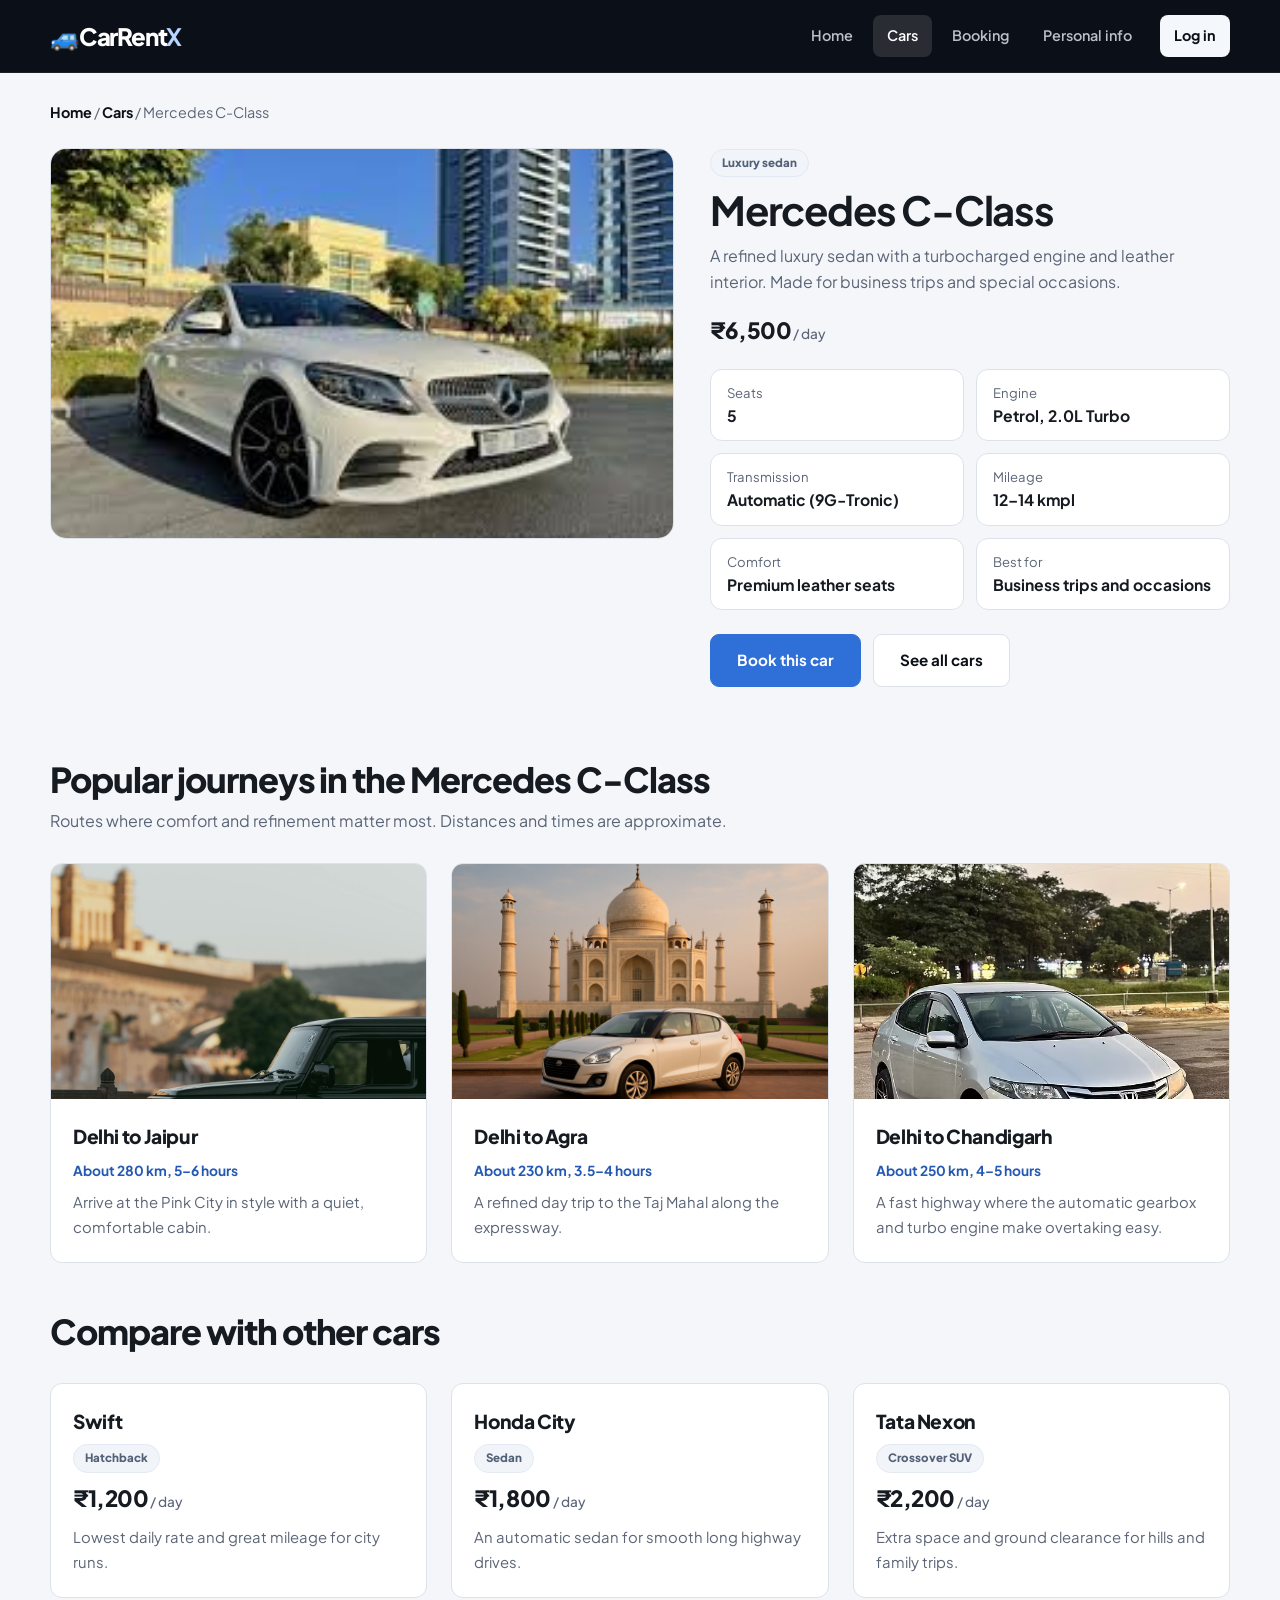
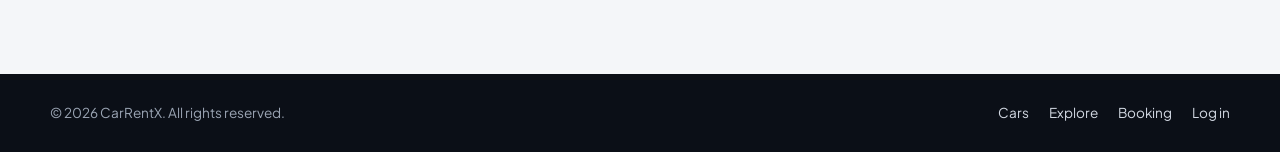
<file: vehicle4.html>
<!DOCTYPE html>
<html lang="en">
<head>
  <meta charset="UTF-8">
  <meta name="viewport" content="width=device-width, initial-scale=1.0">
  <title>Mercedes C-Class | CarRentX</title>
  <link rel="preconnect" href="https://fonts.googleapis.com">
  <link rel="preconnect" href="https://fonts.gstatic.com" crossorigin>
  <link href="https://fonts.googleapis.com/css2?family=Plus+Jakarta+Sans:wght@400;500;600;700;800&display=swap" rel="stylesheet">
  <link rel="stylesheet" href="styles.css">
  <script src="script.js" defer></script>
</head>
<body data-page="vehicle">

<header class="site-header">
  <div class="wrap">
    <a class="brand" href="index.html">🚙CarRent<b>X</b></a>
    <button class="nav-toggle" type="button" aria-label="Toggle menu" aria-expanded="false" aria-controls="site-nav"><span></span></button>
    <nav class="nav" id="site-nav" aria-label="Main">
      <a href="index.html">Home</a>
      <a href="carselection.html" aria-current="page">Cars</a>
      <a href="booking.html">Booking</a>
      <a href="renter-details.html">Personal info</a>
      <a class="cta" href="login.html">Log in</a>
    </nav>
  </div>
</header>

<main class="wrap">
  <p class="crumbs"><a href="index.html">Home</a> / <a href="carselection.html">Cars</a> / Mercedes C-Class</p>

  <section class="detail">
    <div class="detail-img"><img src="mercedes-c-class.jpg" alt="Mercedes C-Class"></div>
    <div class="detail-info">
      <span class="tag">Luxury sedan</span>
      <h1>Mercedes C-Class</h1>
      <p class="lead">A refined luxury sedan with a turbocharged engine and leather interior. Made for business trips and special occasions.</p>
      <div class="price">₹6,500<small> / day</small></div>
      <div class="facts"><div><span>Seats</span><strong>5</strong></div><div><span>Engine</span><strong>Petrol, 2.0L Turbo</strong></div><div><span>Transmission</span><strong>Automatic (9G-Tronic)</strong></div><div><span>Mileage</span><strong>12–14 kmpl</strong></div><div><span>Comfort</span><strong>Premium leather seats</strong></div><div><span>Best for</span><strong>Business trips and occasions</strong></div></div>
      <div class="detail-actions">
        <a class="btn" href="booking.html?car=Mercedes%20C-Class">Book this car</a>
        <a class="btn btn-line" href="carselection.html">See all cars</a>
      </div>
    </div>
  </section>

  <section class="section tight">
    <div class="section-head"><h2>Popular journeys in the Mercedes C-Class</h2><p>Routes where comfort and refinement matter most. Distances and times are approximate.</p></div>
    <div class="grid">
      <article class="card">
          <img src="rajasthan.jpg" data-fallback="photos/pexels-fotoholic-studio-1265102260-23996214.jpg" alt="Rajasthan desert" loading="lazy">
          <div class="card-body"><h3>Delhi to Jaipur</h3><span class="meta">About 280 km, 5–6 hours</span><p>Arrive at the Pink City in style with a quiet, comfortable cabin.</p></div>
      </article>
      <article class="card">
          <img src="taj-mahal.jpg" data-fallback="photos/ChatGPT%20Image%20Apr%2022,%202025,%2011_19_34%20PM.png" alt="The Taj Mahal" loading="lazy">
          <div class="card-body"><h3>Delhi to Agra</h3><span class="meta">About 230 km, 3.5–4 hours</span><p>A refined day trip to the Taj Mahal along the expressway.</p></div>
      </article>
      <article class="card">
          <img src="4665830_29440_1_1791916222672.avif" data-fallback="photos/places/4665830_29440_1_1791916222672.avif" alt="Chandigarh city" loading="lazy">
          <div class="card-body"><h3>Delhi to Chandigarh</h3><span class="meta">About 250 km, 4–5 hours</span><p>A fast highway where the automatic gearbox and turbo engine make overtaking easy.</p></div>
      </article>
    </div>
  </section>

  <section class="section last">
    <div class="section-head"><h2>Compare with other cars</h2></div>
    <div class="grid">
      <a class="card" href="vehicles.html"><div class="card-body"><h3>Swift</h3><span class="tag">Hatchback</span><div class="price">₹1,200<small> / day</small></div><p>Lowest daily rate and great mileage for city runs.</p></div></a>
      <a class="card" href="vehicle2.html"><div class="card-body"><h3>Honda City</h3><span class="tag">Sedan</span><div class="price">₹1,800<small> / day</small></div><p>An automatic sedan for smooth long highway drives.</p></div></a>
      <a class="card" href="vehicle3.html"><div class="card-body"><h3>Tata Nexon</h3><span class="tag">Crossover SUV</span><div class="price">₹2,200<small> / day</small></div><p>Extra space and ground clearance for hills and family trips.</p></div></a>
    </div>
  </section>
</main>

<footer class="site-footer">
  <div class="wrap">
    <span>&copy; 2026 CarRentX. All rights reserved.</span>
    <nav aria-label="Footer">
      <a href="carselection.html">Cars</a>
      <a href="start-exploring.html">Explore</a>
      <a href="booking.html">Booking</a>
      <a href="login.html">Log in</a>
    </nav>
  </div>
</footer>
</body>
</html>
</file>
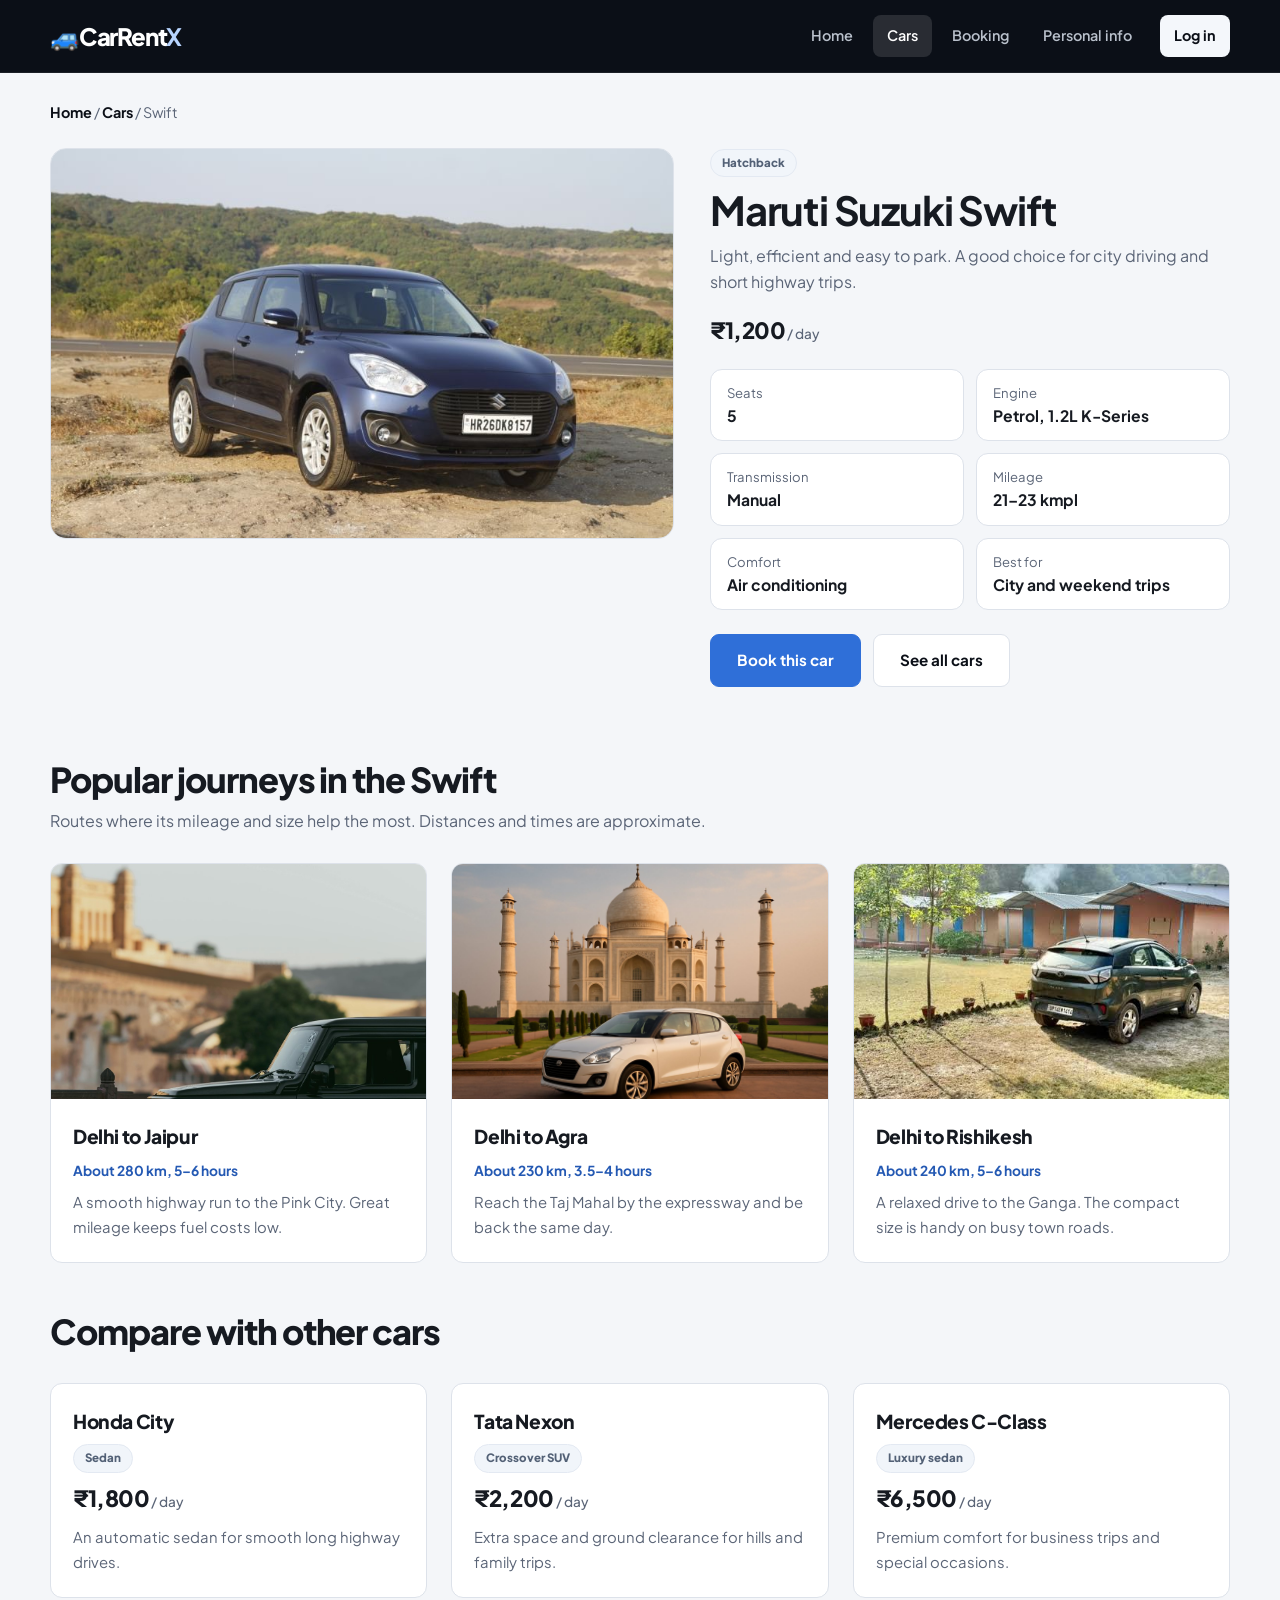
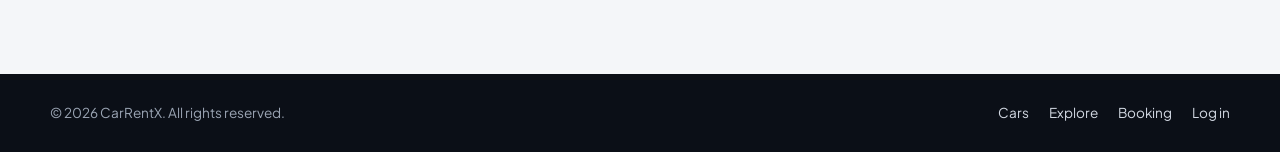
<file: vehicles.html>
<!DOCTYPE html>
<html lang="en">
<head>
  <meta charset="UTF-8">
  <meta name="viewport" content="width=device-width, initial-scale=1.0">
  <title>Maruti Suzuki Swift | CarRentX</title>
  <link rel="preconnect" href="https://fonts.googleapis.com">
  <link rel="preconnect" href="https://fonts.gstatic.com" crossorigin>
  <link href="https://fonts.googleapis.com/css2?family=Plus+Jakarta+Sans:wght@400;500;600;700;800&display=swap" rel="stylesheet">
  <link rel="stylesheet" href="styles.css">
  <script src="script.js" defer></script>
</head>
<body data-page="vehicle">

<header class="site-header">
  <div class="wrap">
    <a class="brand" href="index.html">🚙CarRent<b>X</b></a>
    <button class="nav-toggle" type="button" aria-label="Toggle menu" aria-expanded="false" aria-controls="site-nav"><span></span></button>
    <nav class="nav" id="site-nav" aria-label="Main">
      <a href="index.html">Home</a>
      <a href="carselection.html" aria-current="page">Cars</a>
      <a href="booking.html">Booking</a>
      <a href="renter-details.html">Personal info</a>
      <a class="cta" href="login.html">Log in</a>
    </nav>
  </div>
</header>

<main class="wrap">
  <p class="crumbs"><a href="index.html">Home</a> / <a href="carselection.html">Cars</a> / Swift</p>

  <section class="detail">
    <div class="detail-img"><img src="swift.jpg" data-fallback="Maruti-Swift-2018-Review-Specs-In-India-M8.jpg" alt="Maruti Suzuki Swift"></div>
    <div class="detail-info">
      <span class="tag">Hatchback</span>
      <h1>Maruti Suzuki Swift</h1>
      <p class="lead">Light, efficient and easy to park. A good choice for city driving and short highway trips.</p>
      <div class="price">₹1,200<small> / day</small></div>
      <div class="facts"><div><span>Seats</span><strong>5</strong></div><div><span>Engine</span><strong>Petrol, 1.2L K-Series</strong></div><div><span>Transmission</span><strong>Manual</strong></div><div><span>Mileage</span><strong>21–23 kmpl</strong></div><div><span>Comfort</span><strong>Air conditioning</strong></div><div><span>Best for</span><strong>City and weekend trips</strong></div></div>
      <div class="detail-actions">
        <a class="btn" href="booking.html?car=Maruti%20Suzuki%20Swift">Book this car</a>
        <a class="btn btn-line" href="carselection.html">See all cars</a>
      </div>
    </div>
  </section>

  <section class="section tight">
    <div class="section-head"><h2>Popular journeys in the Swift</h2><p>Routes where its mileage and size help the most. Distances and times are approximate.</p></div>
    <div class="grid">
      <article class="card">
          <img src="rajasthan.jpg" data-fallback="pexels-fotoholic-studio-1265102260-23996214.jpg" alt="Rajasthan desert" loading="lazy">
          <div class="card-body"><h3>Delhi to Jaipur</h3><span class="meta">About 280 km, 5–6 hours</span><p>A smooth highway run to the Pink City. Great mileage keeps fuel costs low.</p></div>
      </article>
      <article class="card">
          <img src="taj-mahal.jpg" data-fallback="ChatGPT%20Image%20Apr%2022,%202025,%2011_19_34%20PM.png" alt="The Taj Mahal" loading="lazy">
          <div class="card-body"><h3>Delhi to Agra</h3><span class="meta">About 230 km, 3.5–4 hours</span><p>Reach the Taj Mahal by the expressway and be back the same day.</p></div>
      </article>
      <article class="card">
          <img src="images (1).jpeg" data-fallback="photos/places/images (1).jpeg" alt="Rishikesh" loading="lazy">
          <div class="card-body"><h3>Delhi to Rishikesh</h3><span class="meta">About 240 km, 5–6 hours</span><p>A relaxed drive to the Ganga. The compact size is handy on busy town roads.</p></div>
      </article>
    </div>
  </section>

  <section class="section last">
    <div class="section-head"><h2>Compare with other cars</h2></div>
    <div class="grid">
      <a class="card" href="vehicle2.html"><div class="card-body"><h3>Honda City</h3><span class="tag">Sedan</span><div class="price">₹1,800<small> / day</small></div><p>An automatic sedan for smooth long highway drives.</p></div></a>
      <a class="card" href="vehicle3.html"><div class="card-body"><h3>Tata Nexon</h3><span class="tag">Crossover SUV</span><div class="price">₹2,200<small> / day</small></div><p>Extra space and ground clearance for hills and family trips.</p></div></a>
      <a class="card" href="vehicle4.html"><div class="card-body"><h3>Mercedes C-Class</h3><span class="tag">Luxury sedan</span><div class="price">₹6,500<small> / day</small></div><p>Premium comfort for business trips and special occasions.</p></div></a>
    </div>
  </section>
</main>

<footer class="site-footer">
  <div class="wrap">
    <span>&copy; 2026 CarRentX. All rights reserved.</span>
    <nav aria-label="Footer">
      <a href="carselection.html">Cars</a>
      <a href="start-exploring.html">Explore</a>
      <a href="booking.html">Booking</a>
      <a href="login.html">Log in</a>
    </nav>
  </div>
</footer>
</body>
</html>
</file>
<file: styles.css>
/* ==========================================================
   CarRentX — single stylesheet for every page
   ========================================================== */

:root {
  --ink: #0b0f17;
  --ink-2: #1a2231;
  --accent: #2f6fd8;
  --accent-dark: #2459b3;
  --accent-soft: #b7d4ff;
  --bg: #f4f6f9;
  --surface: #ffffff;
  --text: #161a21;
  --muted: #5b6577;
  --line: #dde2ea;
  --ok: #1a7f5a;
  --err: #b3261e;
  --radius: 12px;
  --header-h: 72px;
  --max: 1180px;
  --font: "Plus Jakarta Sans", system-ui, -apple-system, "Segoe UI", Roboto, sans-serif;
}

*,
*::before,
*::after { box-sizing: border-box; }

* { margin: 0; padding: 0; }

html { scroll-behavior: smooth; }

body {
  font-family: var(--font);
  background: var(--bg);
  color: var(--text);
  line-height: 1.6;
  -webkit-font-smoothing: antialiased;
}

img { display: block; max-width: 100%; }
a { color: inherit; }
ul { list-style: none; }

:focus-visible {
  outline: 3px solid var(--accent);
  outline-offset: 2px;
}

.wrap {
  width: min(var(--max), calc(100% - 48px));
  margin-inline: auto;
}

/* ---------- Header and navigation ---------- */

.site-header {
  position: sticky;
  top: 0;
  z-index: 50;
  background: var(--ink);
  color: #fff;
  border-bottom: 1px solid rgba(255, 255, 255, .07);
}

.site-header .wrap {
  min-height: var(--header-h);
  display: flex;
  align-items: center;
  justify-content: space-between;
  gap: 24px;
}

.brand {
  color: #fff;
  font-size: 1.5rem;
  font-weight: 800;
  letter-spacing: -.05em;
  text-decoration: none;
  white-space: nowrap;
}

.brand b { color: var(--accent-soft); }

.nav {
  display: flex;
  align-items: center;
  gap: 6px;
}

.nav a {
  padding: 9px 14px;
  border-radius: 8px;
  color: #b9c0cb;
  font-size: .9rem;
  font-weight: 600;
  text-decoration: none;
  transition: color .2s ease, background .2s ease;
}

.nav a:hover { color: #fff; background: rgba(255, 255, 255, .08); }
.nav a[aria-current="page"] { color: #fff; background: rgba(255, 255, 255, .12); }

.nav .cta {
  margin-left: 8px;
  background: #f4f7fb;
  color: var(--ink);
  font-weight: 700;
}

.nav .cta:hover { background: #dce9fa; color: var(--ink); }

.nav-toggle {
  display: none;
  width: 44px;
  height: 44px;
  align-items: center;
  justify-content: center;
  border: 1px solid rgba(255, 255, 255, .2);
  border-radius: 10px;
  background: transparent;
  cursor: pointer;
}

.nav-toggle span,
.nav-toggle span::before,
.nav-toggle span::after {
  display: block;
  width: 20px;
  height: 2px;
  border-radius: 2px;
  background: #fff;
  transition: transform .2s ease, background .2s ease, top .2s ease;
}

.nav-toggle span { position: relative; }

.nav-toggle span::before,
.nav-toggle span::after {
  content: "";
  position: absolute;
  left: 0;
}

.nav-toggle span::before { top: -6px; }
.nav-toggle span::after { top: 6px; }

.nav-toggle[aria-expanded="true"] span { background: transparent; }
.nav-toggle[aria-expanded="true"] span::before { top: 0; transform: rotate(45deg); }
.nav-toggle[aria-expanded="true"] span::after { top: 0; transform: rotate(-45deg); }

/* ---------- Buttons ---------- */

.btn {
  display: inline-flex;
  align-items: center;
  justify-content: center;
  padding: 13px 26px;
  border: 1.5px solid var(--accent);
  border-radius: 9px;
  background: var(--accent);
  color: #fff;
  font: inherit;
  font-size: .95rem;
  font-weight: 700;
  text-align: center;
  text-decoration: none;
  cursor: pointer;
  transition: background .2s ease, border-color .2s ease, transform .15s ease;
}

.btn:hover { background: var(--accent-dark); border-color: var(--accent-dark); }
.btn:active { transform: translateY(1px); }

.btn-block { width: 100%; }

.btn-dark { background: var(--ink); border-color: var(--ink); color: #fff; }
.btn-dark:hover { background: var(--ink-2); border-color: var(--ink-2); }

.btn-line { background: #fff; border-color: var(--line); color: var(--ink); }
.btn-line:hover { background: var(--bg); border-color: #c4ccd8; }

.btn-ghost {
  border-color: rgba(255, 255, 255, .3);
  background: rgba(255, 255, 255, .06);
  color: #fff;
}

.btn-ghost:hover { background: rgba(255, 255, 255, .15); border-color: rgba(255, 255, 255, .4); }

/* ---------- 3D hero (home page) ---------- */

.hero-3d {
  position: relative;
  isolation: isolate;
  display: flex;
  align-items: center;
  min-height: 640px;
  height: min(790px, calc(100svh - var(--header-h)));
  overflow: hidden;
  background: #030405;
  color: #fff;
}

#car-scene {
  position: absolute;
  z-index: -2;
  inset: 0;
  overflow: hidden;
  background: radial-gradient(ellipse at 75% 60%, #171d28 0%, #07090d 36%, #030405 75%);
}

#car-scene canvas { display: block; width: 100%; height: 100%; }
#car-scene.scene-unavailable canvas { display: none; }

.scene-fallback {
  position: absolute;
  inset: 0;
  background:
    radial-gradient(ellipse at 75% 72%, rgba(191, 218, 255, .15), transparent 35%),
    linear-gradient(180deg, #030405, #080b11);
}

.hero-vignette {
  position: absolute;
  z-index: -1;
  inset: 0;
  pointer-events: none;
  background:
    linear-gradient(90deg, rgba(3, 4, 6, .98) 0%, rgba(3, 4, 6, .88) 29%, rgba(3, 4, 6, .48) 48%, rgba(3, 4, 6, .06) 82%),
    linear-gradient(0deg, #030405 0%, transparent 24%, transparent 76%, rgba(3, 4, 6, .35) 100%);
}

.hero-content {
  position: relative;
  z-index: 2;
  padding-top: 30px;
  padding-bottom: 65px;
  pointer-events: none;
}

.hero-content a { pointer-events: auto; }

.hero-eyebrow {
  display: inline-flex;
  align-items: center;
  gap: 10px;
  margin-bottom: 22px;
  color: #d3d9e3;
  font-size: .68rem;
  font-weight: 800;
  letter-spacing: .2em;
}

.status-dot {
  width: 7px;
  height: 7px;
  flex-shrink: 0;
  border-radius: 50%;
  background: #f2f7ff;
  box-shadow: 0 0 9px #d9eaff, 0 0 19px #9dc8ff;
}

.hero-3d h1 {
  max-width: 640px;
  margin-bottom: 22px;
  color: #fff;
  font-size: clamp(2.6rem, 5.7vw, 4.7rem);
  font-weight: 800;
  line-height: 1.07;
  letter-spacing: -.045em;
}

.hero-content > p {
  max-width: 450px;
  margin-bottom: 30px;
  color: #b9c0cc;
  font-size: 1rem;
  line-height: 1.85;
}

.actions { display: flex; flex-wrap: wrap; gap: 13px; }

.hero-3d .btn {
  min-height: 49px;
  padding: 0 24px;
  border-color: #edf3fc;
  background: #edf3fc;
  color: #090c11;
  font-weight: 800;
}

.hero-3d .btn:hover { transform: translateY(-3px); background: #d4e5ff; border-color: #d4e5ff; }

.hero-3d .btn-ghost {
  border-color: rgba(255, 255, 255, .27);
  background: rgba(255, 255, 255, .055);
  color: #fff;
  backdrop-filter: blur(12px);
}

.hero-3d .btn-ghost:hover { background: rgba(255, 255, 255, .14); border-color: rgba(255, 255, 255, .27); }

.hero-bottom-label {
  position: absolute;
  z-index: 2;
  right: 5%;
  bottom: 24px;
  left: 5%;
  display: flex;
  justify-content: space-between;
  gap: 16px;
  color: #8d96a5;
  font-size: .6rem;
  font-weight: 700;
  letter-spacing: .15em;
  pointer-events: none;
}

/* ---------- Highlights strip ---------- */

.strip { background: #fff; border-bottom: 1px solid var(--line); }

.strip .wrap {
  display: grid;
  grid-template-columns: repeat(3, 1fr);
  gap: 30px;
  padding-block: 26px;
}

.strip strong { display: block; font-size: .95rem; font-weight: 800; }
.strip span { color: var(--muted); font-size: .88rem; }

/* ---------- Sections ---------- */

.section { padding: 76px 0; }
.section.alt { background: #fff; border-block: 1px solid var(--line); }
.section.tight { padding: 48px 0 0; }
.section.last { padding: 48px 0 76px; }
.section.tight.last { padding: 48px 0 76px; }

.section-head { margin-bottom: 30px; }

.section-head h2 {
  font-size: clamp(1.6rem, 3vw, 2.15rem);
  font-weight: 800;
  line-height: 1.2;
  letter-spacing: -.03em;
}

.section-head p { max-width: 58ch; margin-top: 8px; color: var(--muted); }

.page-title { background: var(--ink); color: #fff; padding: 52px 0; }

.page-title h1 {
  font-size: clamp(1.8rem, 4vw, 2.6rem);
  letter-spacing: -.03em;
  line-height: 1.15;
}

.page-title p { margin-top: 6px; max-width: 60ch; color: #c4cce0; }

.eyebrow {
  display: inline-block;
  margin-bottom: 10px;
  color: var(--accent-soft);
  font-size: .75rem;
  font-weight: 800;
  letter-spacing: .16em;
  text-transform: uppercase;
}

/* ---------- Cards ---------- */

.grid {
  display: grid;
  gap: 24px;
  grid-template-columns: repeat(auto-fit, minmax(260px, 1fr));
}

.card {
  display: flex;
  flex-direction: column;
  overflow: hidden;
  border: 1px solid var(--line);
  border-radius: var(--radius);
  background: var(--surface);
  color: var(--text);
  text-decoration: none;
  transition: transform .25s ease, box-shadow .25s ease, border-color .25s ease;
}

.card:hover {
  transform: translateY(-4px);
  border-color: #c3d2ea;
  box-shadow: 0 16px 35px rgba(19, 36, 61, .1);
}

.card img,
.detail-img img {
  width: 100%;
  aspect-ratio: 16 / 10;
  object-fit: cover;
  background: linear-gradient(135deg, var(--ink-2), var(--ink));
}

/* Set by script.js when every photo source failed: keep the dark placeholder, hide the broken-image icon. */
.img-missing {
  color: transparent;
  font-size: 0;
  /* a transparent 1×1 pixel replaces the broken-image marker, so only the dark placeholder shows */
  content: url("[data-uri]");
}

.card-body {
  display: flex;
  flex: 1;
  flex-direction: column;
  gap: 8px;
  padding: 22px;
}

.card h3 { font-size: 1.2rem; font-weight: 800; letter-spacing: -.02em; }
.card p { color: var(--muted); font-size: .93rem; line-height: 1.7; }

.tag {
  align-self: flex-start;
  display: inline-block;
  padding: 4px 11px;
  border: 1px solid #e3e9f2;
  border-radius: 99px;
  background: #f1f5fa;
  color: #536176;
  font-size: .72rem;
  font-weight: 800;
}

.price { font-size: 1.4rem; font-weight: 800; letter-spacing: -.02em; }
.price small { color: var(--muted); font-size: .85rem; font-weight: 500; letter-spacing: 0; }

.meta { color: var(--accent-dark); font-size: .86rem; font-weight: 700; }

.specs { display: grid; gap: 7px; margin: 6px 0 14px; color: var(--muted); font-size: .92rem; }

.specs li { position: relative; padding-left: 24px; }

.specs li::before {
  content: "";
  position: absolute;
  left: 2px;
  top: .5em;
  width: 10px;
  height: 5px;
  border-bottom: 2px solid var(--ok);
  border-left: 2px solid var(--ok);
  transform: rotate(-45deg);
}

.card-actions { display: grid; grid-template-columns: 1fr 1fr; gap: 10px; margin-top: auto; padding-top: 6px; }
.card-actions .btn { padding: 11px 8px; font-size: .85rem; white-space: nowrap; }

/* ---------- Destinations ---------- */

.dest {
  display: grid;
  gap: 24px;
  grid-template-columns: repeat(auto-fit, minmax(280px, 1fr));
}

.dest figure {
  position: relative;
  min-height: 330px;
  margin: 0;
  overflow: hidden;
  border-radius: var(--radius);
  background: linear-gradient(135deg, var(--ink-2), var(--ink));
  color: #fff;
  isolation: isolate;
}

.dest figure::after {
  content: "";
  position: absolute;
  z-index: 0;
  inset: 35% 0 0;
  background: linear-gradient(transparent, rgba(0, 0, 0, .88));
  pointer-events: none;
}

.dest img {
  position: absolute;
  z-index: -1;
  inset: 0;
  width: 100%;
  height: 100%;
  object-fit: cover;
  transition: transform .5s ease;
}

.dest figure:hover img { transform: scale(1.06); }

.dest figcaption { position: absolute; z-index: 1; right: 22px; bottom: 20px; left: 22px; }
.dest h3 { margin-bottom: 4px; font-size: 1.35rem; font-weight: 800; }
.dest p { color: #e1e4ea; font-size: .9rem; }

.chips { display: flex; flex-wrap: wrap; gap: 10px; margin-top: 26px; }
.chips small { width: 100%; color: var(--muted); font-size: .9rem; font-weight: 500; }

.chips span {
  padding: 8px 16px;
  border: 1px solid var(--line);
  border-radius: 99px;
  background: var(--bg);
  font-size: .9rem;
  font-weight: 600;
}

/* ---------- Explore page extras ---------- */

.map-wrap { overflow: hidden; border: 1px solid var(--line); border-radius: 16px; background: var(--surface); }
.map-wrap iframe { display: block; width: 100%; height: 420px; border: 0; }

.deals { display: grid; gap: 20px; grid-template-columns: repeat(auto-fit, minmax(280px, 1fr)); }

.deal {
  position: relative;
  overflow: hidden;
  padding: 30px;
  border-radius: 16px;
  background: var(--ink);
  color: #fff;
}

.deal::after {
  content: "";
  position: absolute;
  top: -40px;
  right: -40px;
  width: 140px;
  height: 140px;
  border-radius: 50%;
  background: rgba(79, 140, 255, .22);
}

.deal b { position: relative; display: block; font-size: 1.45rem; line-height: 1.25; letter-spacing: -.02em; }
.deal span { position: relative; display: block; margin-top: 8px; color: #c4cce0; }

.fineprint { margin-top: 18px; color: var(--muted); font-size: .85rem; }

.cta-band { padding: 64px 0; background: var(--ink); color: #fff; text-align: center; }
.cta-band h2 { font-size: clamp(1.6rem, 3vw, 2.2rem); letter-spacing: -.03em; }
.cta-band p { max-width: 46ch; margin: 10px auto 26px; color: #c4cce0; }

/* ---------- Forms (shared) ---------- */

.field { margin-bottom: 18px; }

label { display: block; margin-bottom: 6px; font-size: .9rem; font-weight: 700; }

input,
select,
textarea {
  width: 100%;
  padding: 12px 14px;
  border: 1.5px solid var(--line);
  border-radius: 10px;
  background: #fff;
  color: var(--text);
  font: inherit;
  transition: border-color .15s ease, box-shadow .15s ease;
}

textarea { resize: vertical; min-height: 96px; }

input:focus,
select:focus,
textarea:focus {
  outline: 0;
  border-color: var(--accent);
  box-shadow: 0 0 0 3px rgba(47, 111, 216, .2);
}

input[type="file"] { padding: 10px; background: var(--bg); }
input[type="checkbox"] { width: auto; }

.hint { margin-top: 5px; color: var(--muted); font-size: .85rem; }

.row { display: grid; grid-template-columns: 1fr 1fr; gap: 16px; }
.row3 { display: grid; grid-template-columns: repeat(3, 1fr); gap: 16px; }

.msg { display: none; margin-bottom: 18px; padding: 12px 14px; border-radius: 10px; font-size: .92rem; line-height: 1.5; }
.msg.show { display: block; }
.msg.ok { background: #e6f4ee; color: var(--ok); }
.msg.err { background: #fcebea; color: var(--err); }
.msg.info { background: #e8f0fc; color: var(--accent-dark); }
.msg a { font-weight: 700; }

/* ---------- Login and sign-up ---------- */

.auth {
  display: grid;
  grid-template-columns: 1.1fr 1fr;
  min-height: calc(100svh - var(--header-h));
}

.auth-art {
  position: relative;
  isolation: isolate;
  display: flex;
  align-items: flex-end;
  overflow: hidden;
  background: var(--ink) center / cover no-repeat;
  color: #fff;
}

.auth-art::before {
  content: "";
  position: absolute;
  z-index: -1;
  inset: 0;
  background: linear-gradient(180deg, rgba(11, 15, 23, .3), rgba(11, 15, 23, .92));
}

.auth-art video { position: absolute; z-index: -2; inset: 0; width: 100%; height: 100%; object-fit: cover; }

.auth-copy { max-width: 520px; padding: 48px; }
.auth-copy h2 { font-size: 2rem; line-height: 1.2; letter-spacing: -.03em; }
.auth-copy p { margin-top: 10px; color: #d6dcea; }

.auth-form { display: flex; align-items: center; justify-content: center; padding: 48px 24px; }

.panel {
  width: min(440px, 100%);
  padding: 36px;
  border: 1px solid var(--line);
  border-radius: 16px;
  background: var(--surface);
  box-shadow: 0 12px 40px rgba(11, 15, 23, .08);
}

.panel h1 { font-size: 1.7rem; letter-spacing: -.03em; }
.panel .sub { margin: 6px 0 24px; color: var(--muted); }

.row-between {
  display: flex;
  align-items: center;
  justify-content: space-between;
  gap: 12px;
  margin: -4px 0 22px;
  font-size: .9rem;
}

.row-between label { display: flex; align-items: center; gap: 8px; margin: 0; font-weight: 500; }
.row-between a { color: var(--accent-dark); font-weight: 700; }

.switch { margin-top: 22px; color: var(--muted); font-size: .95rem; text-align: center; }
.switch a { color: var(--ink); font-weight: 700; }

/* ---------- Profile page ---------- */

.profile {
  display: grid;
  grid-template-columns: 300px 1fr;
  gap: 28px;
  align-items: start;
  padding: 44px 0 80px;
}

.side { position: sticky; top: calc(var(--header-h) + 20px); display: grid; gap: 20px; }

.side .box { padding: 24px; border: 1px solid var(--line); border-radius: 16px; background: var(--surface); }

.who { text-align: center; }

.avatar {
  display: grid;
  place-items: center;
  width: 84px;
  height: 84px;
  margin: 0 auto 12px;
  border-radius: 50%;
  background: var(--ink);
  color: var(--accent-soft);
  font-size: 1.9rem;
  font-weight: 800;
}

.who h2 { font-size: 1.2rem; overflow-wrap: anywhere; }
.who p { color: var(--muted); font-size: .9rem; overflow-wrap: anywhere; }

.box h3 { display: flex; justify-content: space-between; font-size: 1rem; }

.progress { height: 8px; margin: 12px 0 16px; overflow: hidden; border-radius: 99px; background: var(--line); }
.progress i { display: block; width: 0; height: 100%; background: var(--ok); transition: width .3s ease; }

.checks { display: grid; gap: 10px; color: var(--muted); font-size: .92rem; }
.checks li { display: flex; align-items: center; gap: 10px; }

.checks li::before {
  content: "";
  flex: none;
  width: 16px;
  height: 16px;
  border: 2px solid var(--line);
  border-radius: 50%;
}

.checks li.done { color: var(--text); }
.checks li.done::before { border-color: var(--ok); background: var(--ok); box-shadow: inset 0 0 0 3px #fff; }

.section-card { margin-bottom: 22px; padding: 28px; border: 1px solid var(--line); border-radius: 16px; background: var(--surface); }
.section-card > h2 { font-size: 1.2rem; letter-spacing: -.01em; }
.section-card > p { margin: 4px 0 22px; color: var(--muted); font-size: .93rem; }

.save-bar { display: flex; align-items: center; justify-content: flex-end; gap: 12px; }
.save-bar .btn { min-width: 180px; }

.secure { margin-top: 14px; color: var(--muted); font-size: .85rem; }

/* ---------- Vehicle detail pages ---------- */

.crumbs { padding-top: 28px; color: var(--muted); font-size: .9rem; }
.crumbs a { color: var(--ink); font-weight: 700; text-decoration: none; }
.crumbs a:hover { color: var(--accent-dark); }

.detail {
  display: grid;
  grid-template-columns: 1.2fr 1fr;
  gap: 36px;
  align-items: start;
  padding: 24px 0;
}

.detail-img { overflow: hidden; border: 1px solid var(--line); border-radius: 16px; background: var(--ink); }

.detail-info h1 { font-size: clamp(1.8rem, 3.5vw, 2.5rem); line-height: 1.15; letter-spacing: -.03em; }
.detail-info .tag { margin-bottom: 10px; }
.detail-info .lead { margin: 10px 0 18px; color: var(--muted); }

.facts { display: grid; grid-template-columns: repeat(2, 1fr); gap: 12px; margin: 20px 0 24px; }
.facts div { padding: 12px 16px; border: 1px solid var(--line); border-radius: 12px; background: var(--surface); }
.facts span { display: block; color: var(--muted); font-size: .82rem; }
.facts strong { font-size: .98rem; }

.detail-actions { display: flex; flex-wrap: wrap; gap: 12px; }

/* ---------- Booking page ---------- */

.booking-layout { display: grid; grid-template-columns: 1.5fr 1fr; gap: 28px; align-items: start; }

.booking-panel,
.summary-panel {
  padding: 28px;
  border: 1px solid var(--line);
  border-radius: 18px;
  background: var(--surface);
  box-shadow: 0 10px 35px rgba(0, 0, 0, .04);
}

.summary-panel { position: sticky; top: calc(var(--header-h) + 20px); }

.booking-panel h2,
.summary-panel h2 { margin-bottom: 22px; font-size: 1.3rem; letter-spacing: -.02em; }

.form-grid { display: grid; grid-template-columns: 1fr 1fr; column-gap: 18px; }
.form-grid .full { grid-column: 1 / -1; }

.summary-car { margin-bottom: 20px; padding: 18px; border-radius: 12px; background: var(--bg); }
.summary-car .tag { margin-bottom: 8px; }
.summary-car h3 { margin: 4px 0; }
.summary-price { margin: 10px 0 0; font-size: 1.75rem; font-weight: 800; }
.summary-price small { color: var(--muted); font-size: .9rem; font-weight: 500; }

.price-row { display: flex; justify-content: space-between; gap: 12px; padding: 12px 0; border-bottom: 1px solid var(--line); font-size: .92rem; }
.price-row.total { padding-top: 18px; border-bottom: 0; font-size: 1.1rem; font-weight: 800; }

.booking-note { margin-top: 16px; color: var(--muted); font-size: .83rem; line-height: 1.6; }

/* ---------- Footer ---------- */

.site-footer { background: var(--ink); color: #9ba5b4; }

.site-footer .wrap {
  display: flex;
  flex-wrap: wrap;
  align-items: center;
  justify-content: space-between;
  gap: 16px;
  min-height: 78px;
  padding-block: 20px;
  font-size: .85rem;
}

.site-footer nav { display: flex; flex-wrap: wrap; gap: 20px; }
.site-footer a { color: #d3d9e3; text-decoration: none; }
.site-footer a:hover { color: #fff; }

/* ---------- Responsive ---------- */

@media (max-width: 900px) {
  .profile { grid-template-columns: 1fr; }
  .side { position: static; }
  .row3 { grid-template-columns: 1fr; }
  .booking-layout { grid-template-columns: 1fr; }
  .summary-panel { position: static; }
}

@media (max-width: 860px) {
  .nav-toggle { display: inline-flex; }

  .nav {
    position: absolute;
    top: 100%;
    right: 0;
    left: 0;
    display: none;
    flex-direction: column;
    align-items: stretch;
    gap: 4px;
    padding: 12px 24px 20px;
    border-bottom: 1px solid rgba(255, 255, 255, .08);
    background: var(--ink);
  }

  .nav.open { display: flex; }
  .nav a { padding: 13px 14px; font-size: 1rem; }
  .nav .cta { margin: 6px 0 0; text-align: center; }

  .auth { grid-template-columns: 1fr; }
  .auth-art { display: none; }

  .strip .wrap { grid-template-columns: 1fr; gap: 16px; }
  .row { grid-template-columns: 1fr; }
  .detail { grid-template-columns: 1fr; }
}

@media (max-width: 650px) {
  .wrap { width: calc(100% - 32px); }
  .nav { padding-inline: 16px; }

  .site-header .wrap { gap: 12px; }
  .brand { font-size: 1.35rem; }

  .hero-3d { min-height: 660px; height: calc(100svh - var(--header-h)); max-height: 850px; align-items: flex-start; }
  .hero-content { padding-top: 56px; }
  .hero-3d h1 { max-width: 470px; font-size: clamp(2.4rem, 10vw, 3.5rem); letter-spacing: -.035em; }
  .hero-content > p { max-width: 340px; font-size: .92rem; }

  .hero-vignette {
    background: linear-gradient(180deg, rgba(3, 4, 6, .98) 0%, rgba(3, 4, 6, .89) 35%, rgba(3, 4, 6, .45) 62%, rgba(3, 4, 6, .3) 78%, #030405 100%);
  }

  .hero-3d .btn { min-height: 45px; padding-inline: 18px; font-size: .85rem; }
  .hero-bottom-label { right: 16px; bottom: 17px; left: 16px; font-size: .5rem; letter-spacing: .08em; }

  .section { padding-block: 52px; }
  .section.last,
  .section.tight.last { padding-bottom: 52px; }

  .grid,
  .dest { gap: 16px; }

  .dest figure { min-height: 280px; }
  .page-title { padding: 40px 0; }

  .booking-panel,
  .summary-panel,
  .section-card { padding: 20px; }

  .form-grid { grid-template-columns: 1fr; }
  .panel { padding: 26px 20px; }
  .facts { grid-template-columns: 1fr 1fr; }
  .save-bar { flex-direction: column-reverse; align-items: stretch; }
  .save-bar .btn { min-width: 0; }
  .site-footer .wrap { flex-direction: column; align-items: flex-start; gap: 12px; }
}

@media (prefers-reduced-motion: reduce) {
  html { scroll-behavior: auto; }

  *,
  *::before,
  *::after {
    animation-duration: .01ms !important;
    animation-iteration-count: 1 !important;
    transition-duration: .01ms !important;
    scroll-behavior: auto !important;
  }
}
</file>
